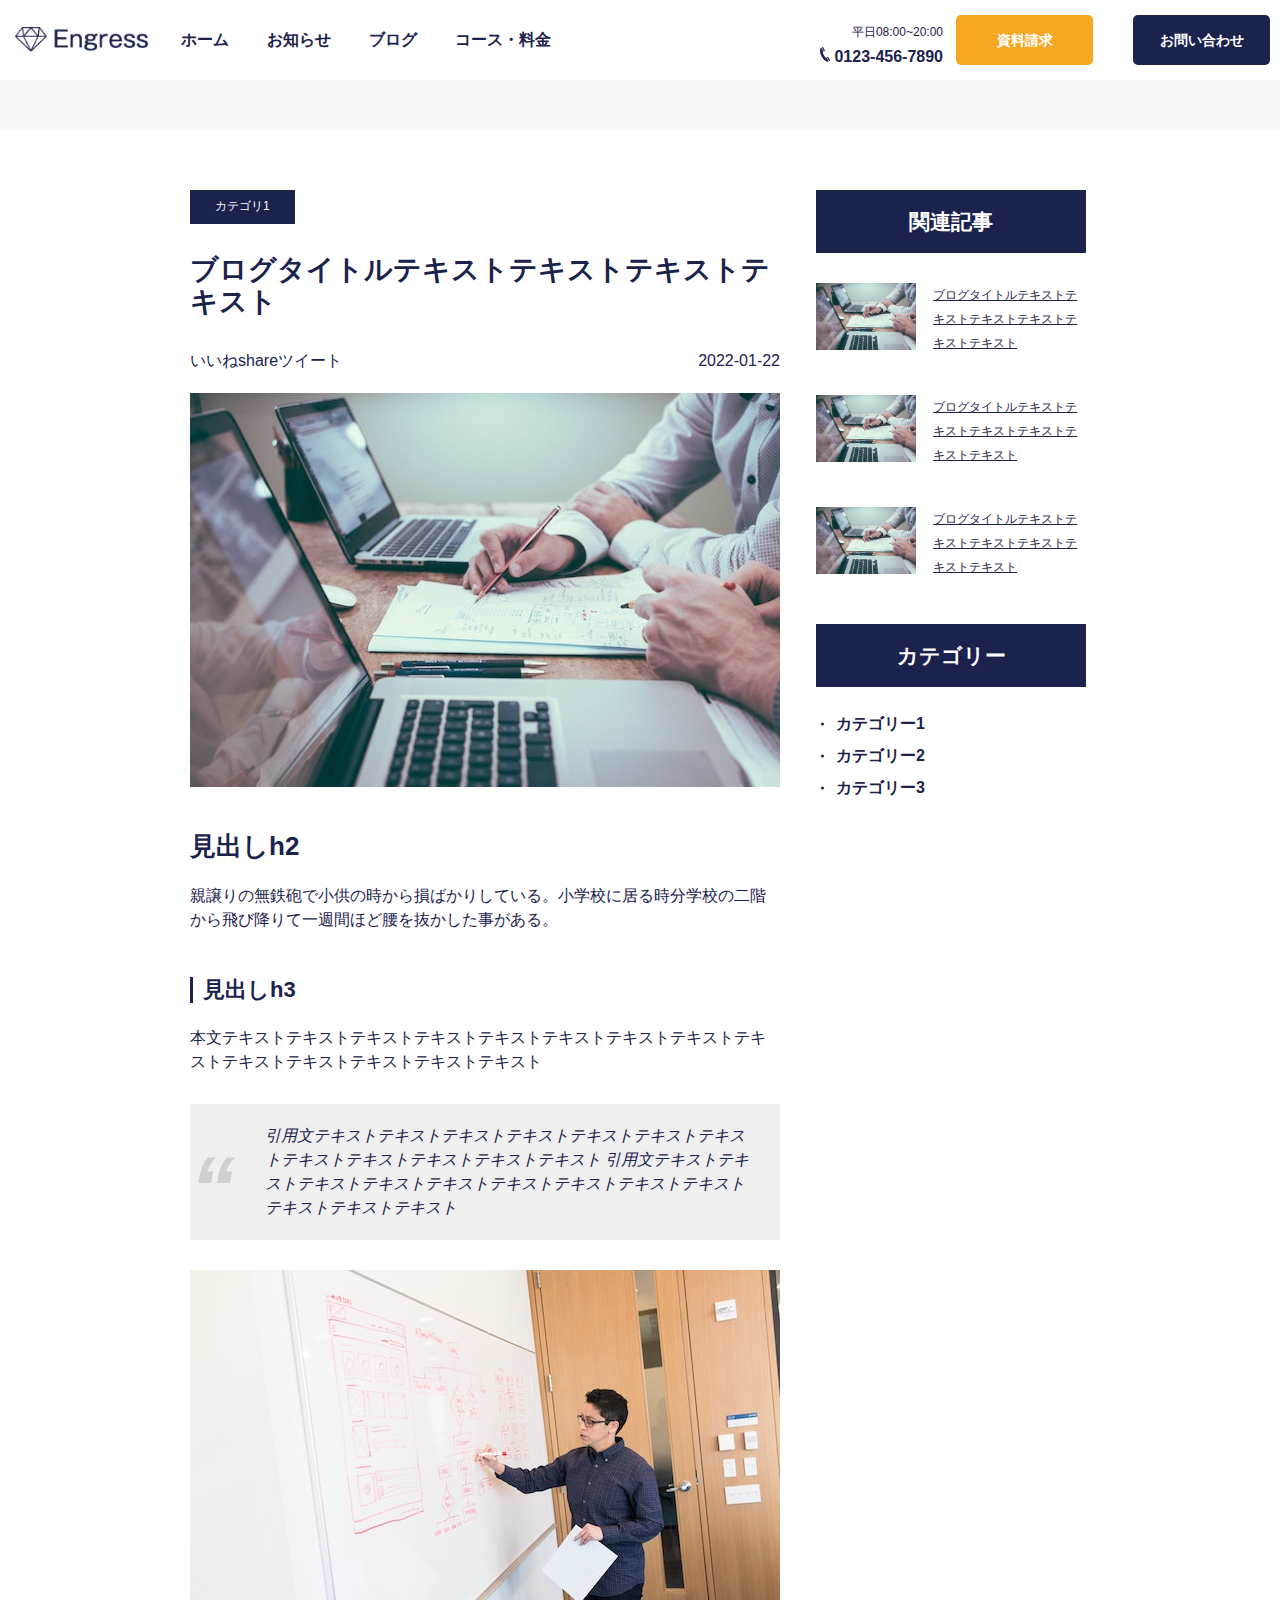
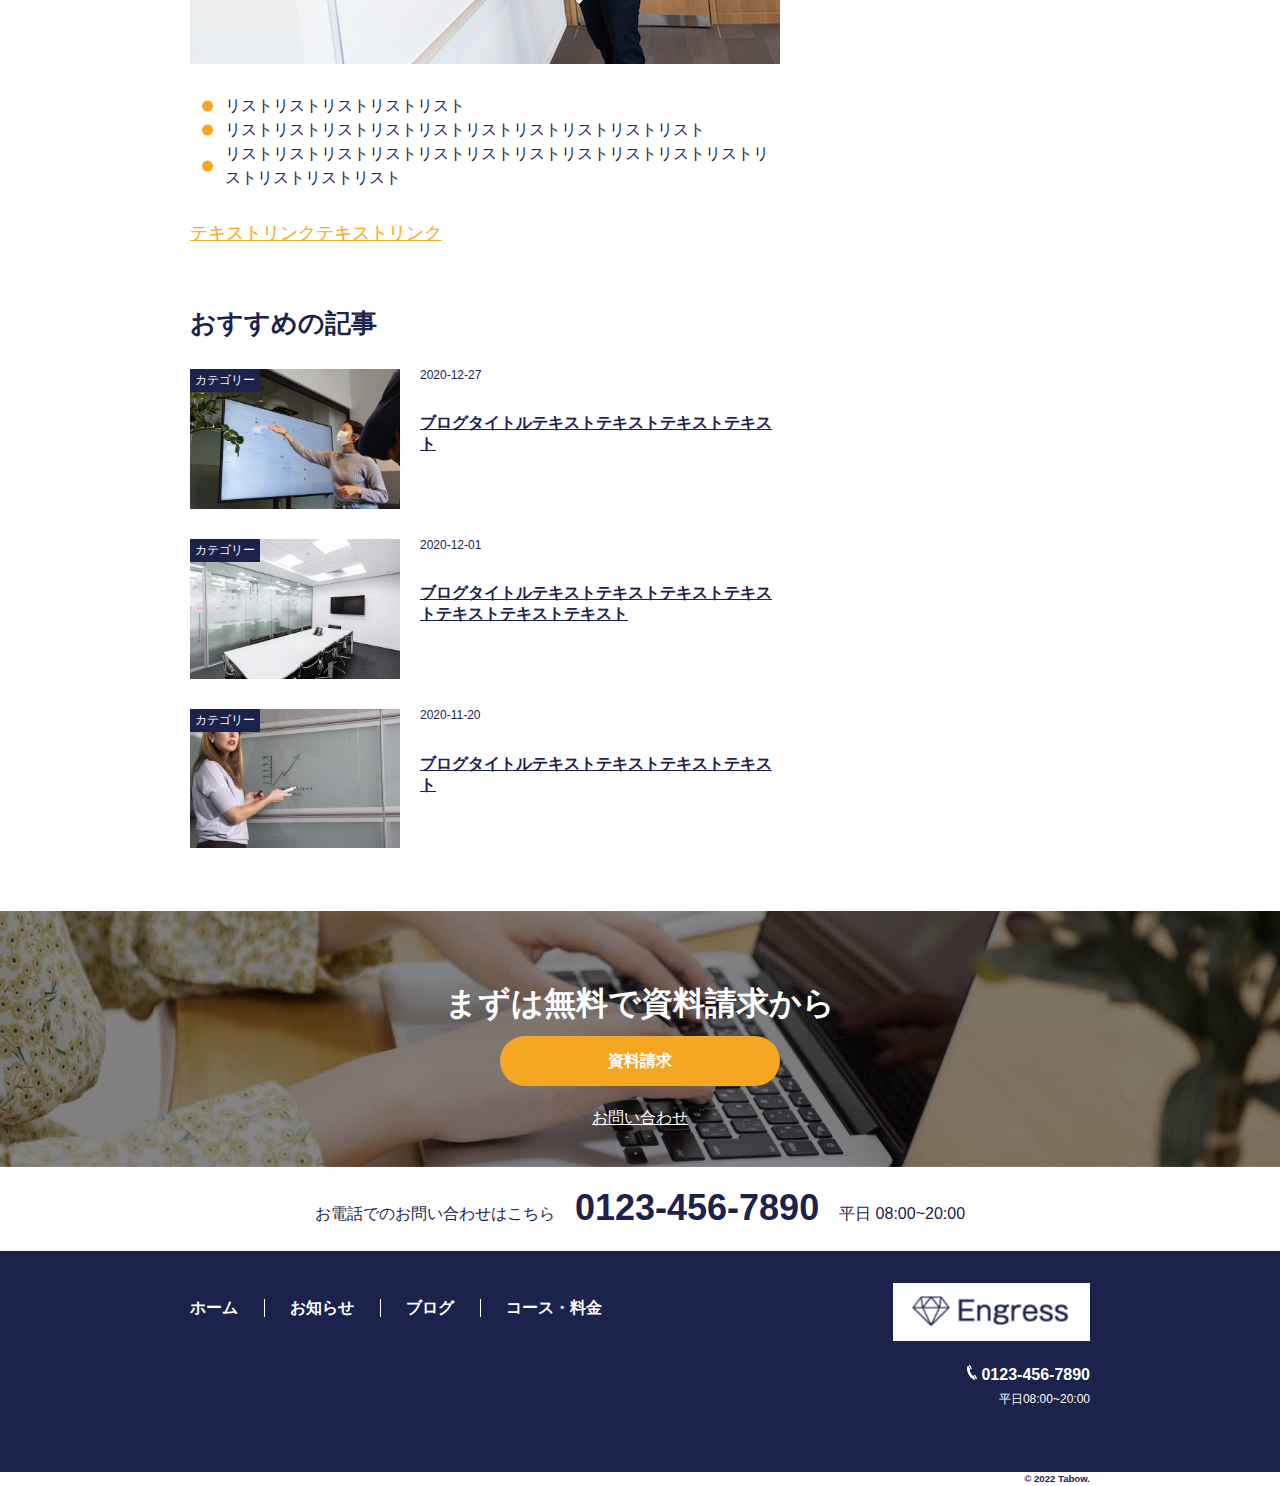
<file: blog-article.html>
<!DOCTYPE html>
<html lang="jp">

<head>
  <meta charset="utf-8">
  <meta name="description" content="％ページの紹介文が入ります％">
  <meta property="og:title" content="％SNSに表示されるページのタイトルが入ります％">
  <meta property="og:type" content="website">
  <meta property="og:site_name" content="％サイト名が入ります％">
  <meta property="og:description" content="％SNSに表示されるページの紹介文が入ります％">
  <meta property="og:url" content="https://○○○○○○○○">
  <meta property="og:image" content="https://○○○○○○○○/ogp.png">
  <meta name="twitter:title" content="％twitterでシェアされたときのタイトル％">
  <meta name="twitter:card" content="summary_large_image">
  <meta name="viewport" content="width=device-width,initial-scale=1.0,user-scalable=no">
  <meta name="format-detection" content="telephone=no">
  <meta http-equiv="X-UA-Compatible" content="IE=edge">
  <!-- title -->
  <title>Engress</title>
  <!-- css -->
  <link href="./sass/style.css" rel="stylesheet">
  <!-- googlefont -->
  <!-- google fonts -->
  <link rel="preconnect" href="https://fonts.googleapis.com">
  <link rel="preconnect" href="https://fonts.gstatic.com" crossorigin>
  <link href="https://fonts.googleapis.com/css2?family=Poppins:wght@600&display=swap" rel="stylesheet">
</head>


<body>
  <header class="header">
    <div class="bg-cover"></div>
    <!-- bg-cover -->
    <div class="header__inner">
      <div class="header__left">
        <figure class="header__logo">
          <a href="./index.html">
            <img src="./images/logo.png" alt="logo" class="header__logo-image">
          </a>
        </figure>
        <!-- /.header__logo -->
        <nav class="header-nav header-nav">
          <ul class="header-nav__items">
            <li class="header-nav__item"><a href="./" class="header-nav__link">ホーム</a></li>
            <li class="header-nav__item"><a href="./info.html" class="header-nav__link">お知らせ</a></li>
            <li class="header-nav__item"><a href="./blog.html" class="header-nav__link">ブログ</a></li>
            <li class="header-nav__item"><a href="./price.html" class="header-nav__link">コース・料金</a></li>
          </ul>
        </nav>
      </div>
      <!-- /.header__left -->
      <div class="header__right">
        <div class="header__right-info">
          <div class="header__hours">
            平日08:00~20:00
          </div>
          <div class="header__tel tel">
            <svg class="tel__icon" xmlns="http://www.w3.org/2000/svg" width="10" height="14.714"
              viewBox="0 0 10 14.714">
              <path id="パス_16" data-name="パス 16"
                d="M90.212,26.578c2.726,5.2,5.788,5.731,6.678,5.264l.232-.122-2.085-3.975-.233.12c-.718.377-1.435-.711-2.353-2.462s-1.406-2.959-.689-3.336l.232-.123L89.909,17.97l-.232.122C88.786,18.559,87.486,21.383,90.212,26.578Zm8.171,4.481c.344-.18.155-.576-.041-.949l-1.4-2.67c-.151-.287-.4-.449-.6-.343-.126.066-.421.206-.8.394l2.081,3.967Zm-5.114-9.818c.2-.105.209-.4.059-.69s-1.4-2.67-1.4-2.67c-.2-.373-.413-.753-.758-.572l-.761.4,2.081,3.967C92.86,21.47,93.142,21.307,93.269,21.241Z"
                transform="translate(-88.574 -17.262)" fill="#1B224C" />
            </svg>
            <span class="tel__num">0123-456-7890</span>
          </div>
        </div>
        <button class="header__btn"><a href="./contact.html" class="btn btn--primary-color">資料請求</a></button>
        <button class="header__btn"><a href="./contact.html" class="btn btn--secondary-color">お問い合わせ</a></button>
      </div>
      <!-- /.header__right -->
      <!-- ハンバーガーボタン -->
      <button class="hamburger-btn">
        <div class="hamburger-btn__inner">
          <span class="hamburger-btn__bar"></span>
          <span class="hamburger-btn__bar"></span>
          <span class="hamburger-btn__bar"></span>
        </div>
      </button>
      <!-- /.hamburger-btn -->
    </div>
    <!-- /.header__inner -->
  </header>
  <!-- /.header -->

  <div class="breadcrumb">
    <div class="breadcrumb__inner"></div>
  </div>
  <!-- /.breadcrumb -->

  <div class="single l-inner">
    <main class="single__main single-main">
      <article class="single-main__inner blog-article">
        <div class="blog-article__inner">
          <div class="blog-article__category">カテゴリ1</div>
          <h1 class="blog-article__title">ブログタイトルテキストテキストテキストテキスト</h1>
          <div class="blog-article__heading">
            <div class="blog-article__sms">
              <div class="blog-article__sms-iine">いいね</div>
              <div class="blog-article__sms-share">share</div>
              <div class="blog-article__sms-twitter">ツイート</div>
            </div>
            <!-- /.blog-article__sms -->
            <time class="blog-article__date">2022-01-22</time>
            <!-- /.blog-article__date -->
          </div>
          <!-- /.blog-article__sms-date -->
          <figure class="blog-article__img-block">
            <img src="./images/feature01.jpg" alt="" class="blog-article__img">
          </figure>
          <!-- /.blog-article__img -->
          <h2 class="blog-article__h2">見出しh2</h2>
          <p class="blog-article__p">親譲りの無鉄砲で小供の時から損ばかりしている。小学校に居る時分学校の二階から飛び降りて一週間ほど腰を抜かした事がある。</p>
          <h3 class="blog-article__h3">見出しh3</h3>
          <p class="blog-article__p">本文テキストテキストテキストテキストテキストテキストテキストテキストテキストテキストテキストテキストテキストテキスト</p>
          <blockquote>
            <p>
              引用文テキストテキストテキストテキストテキストテキストテキストテキストテキストテキストテキストテキスト
              引用文テキストテキストテキストテキストテキストテキストテキストテキストテキストテキストテキストテキスト
            </p>
          </blockquote>
          <img src="./images/sample4.jpg" alt="" class="">
          <ul>
            <li>リストリストリストリストリスト</li>
            <li>リストリストリストリストリストリストリストリストリストリスト</li>
            <li>リストリストリストリストリストリストリストリストリストリストリストリストリストリストリスト</li>
          </ul>

          <p><a href="#">テキストリンクテキストリンク</a></p>
        </div>
        <!-- /.blog-article__inner l-inner -->
      </article>
      <!-- /.blog-article -->
      <section class="single-main__recommend blog-recommend">
        <h2 class="blog-recommend__title">おすすめの記事</h2>
        <ul class="blog-recommend__items blog-items">
          <li class="blog-items__item blog-item">
            <a href="#" class="blog-item__link">
              <div class="blog-item__img-block blog-item__img-block--article">
                <div class="blog-item__img-label blog-item__img-label--article">カテゴリー</div>
                <img src="./images/sample01.jpg" alt="" class="blog-item__img blog-item__img--article">
              </div>
              <div class="blog-item__contents">
                <div class="blog-item__date blog-item__date--article">2020-12-27</div>
                <div class="blog-item__title">ブログタイトルテキストテキストテキストテキスト</div>
              </div>
            </a>
          </li>
          <li class="blog-items__item blog-item">
            <a href="#" class="blog-item__link">
              <div class="blog-item__img-block blog-item__img-block--article">
                <div class="blog-item__img-label blog-item__img-label--article">カテゴリー</div>
                <img src="./images/sample02.jpg" alt="" class="blog-item__img blog-item__img--article">
              </div>
              <div class="blog-item__contents">
                <div class="blog-item__date blog-item__date--article">2020-12-01</div>
                <div class="blog-item__title">ブログタイトルテキストテキストテキストテキストテキストテキストテキスト</div>
              </div>
            </a>
          </li>
          <li class="blog-items__item blog-item">
            <a href="#" class="blog-item__link">
              <div class="blog-item__img-block blog-item__img-block--article">
                <div class="blog-item__img-label blog-item__img-label--article">カテゴリー</div>
                <img src="./images/sample03.jpg" alt="" class="blog-item__img blog-item__img--article">
              </div>
              <div class="blog-item__contents">
                <div class="blog-item__date blog-item__date--article">2020-11-20</div>
                <div class="blog-item__title">ブログタイトルテキストテキストテキストテキスト</div>
              </div>
            </a>
          </li>
        </ul>
        <!-- /.blog__items blog-items -->

      </section>
    </main>
    <!-- /.single-main -->
    <aside class="single__side single-side">
      <div class="single-side__inner side-related">
        <div class="side-related__inner">
          <div class="side-related__block">関連記事</div>
          <!-- /.side-related__block -->
          <figure class="side-related__item side-item">
            <a href="#" class="side-item__link">
              <div class="side-item__img"><img src="./images/feature01.jpg" alt=""></div>
              <div class="side-item__text">ブログタイトルテキストテキストテキストテキストテキストテキスト</div>
            </a>
          </figure>
          <!-- /.side-related__item side-item -->
          <figure class="side-related__item side-item">
            <a href="#" class="side-item__link">
              <div class="side-item__img"><img src="./images/feature01.jpg" alt=""></div>
              <div class="side-item__text">ブログタイトルテキストテキストテキストテキストテキストテキスト</div>
            </a>
          </figure>
          <!-- /.side-related__item side-item -->
          <figure class="side-related__item side-item">
            <a href="#" class="side-item__link">
              <div class="side-item__img"><img src="./images/feature01.jpg" alt=""></div>
              <div class="side-item__text">ブログタイトルテキストテキストテキストテキストテキストテキスト</div>
            </a>
          </figure>
          <!-- /.side-related__item side-item -->
        </div>
      </div>
      <div class="single-side__inner side-category">
        <div class="side-category__inner">
          <div class="side-category__block">カテゴリー</div>
          <!-- /.side-category__block -->
          <ul class="side-category__lists">
            <li class="side-category__list"><a href="#">カテゴリー1</a></li>
            <li class="side-category__list"><a href="#">カテゴリー2</a></li>
            <li class="side-category__list"><a href="#">カテゴリー3</a></li>
          </ul>
        </div>
      </div>
    </aside>
    <!-- /.single__side -->
  </div>
  <!-- /.single -->

  <!-- footer -->
  <footer class="footer">
    <div class="footer__inner2">

      <div class="footer-cta">
        <div class="footer-cta__inner">
          <div class="footer-cta__title">
            まずは無料で資料請求から
          </div>
          <button class="footer-cta__btn">
            <a href="#" class="rounded-btn rounded-btn--primary-color rounded-btn--elongate">資料請求</a>
          </button>
          <a href="#" class="footer-cta__inquiry">お問い合わせ</a>
        </div>
      </div>
      <!-- /.footer-cta -->

      <div class="footer-tel">
        <div class="footer-tel__inner l-inner">
          <div class="footer-tel__text">お電話でのお問い合わせはこちら</div>
          <div class="footer-tel__num">0123-456-7890</div>
          <div class="footer-tel__hours">平日 08:00~20:00</div>
        </div>
      </div>
      <!-- /.footer-tel -->

      <div class="footer-main">
        <div class="footer-main__inner l-inner">
          <nav class="footer-main__left">
            <ul class="footer-nav">
              <li class="footer-nav__item"><a href="./" class="footer-nav__link">ホーム</a></li>
              <li class="footer-nav__item"><a href="./info.html" class="footer-nav__link">お知らせ</a></li>
              <li class="footer-nav__item"><a href="./blog.html" class="footer-nav__link">ブログ</a></li>
              <li class="footer-nav__item"><a href="./price.html" class="footer-nav__link">コース・料金</a></li>
            </ul>
          </nav>
          <div class="footer-main__right">
            <div class="footer-main__logo-wrapper">
              <img class="footer-main__logo" src="./images/logo.png" alt="">
            </div>
            <div class="footer-main__tel">
              <svg xmlns="http://www.w3.org/2000/svg" width="10" height="14.714" viewBox="0 0 10 14.714">
                <path id="パス_16" data-name="パス 16"
                  d="M90.212,26.578c2.726,5.2,5.788,5.731,6.678,5.264l.232-.122-2.085-3.975-.233.12c-.718.377-1.435-.711-2.353-2.462s-1.406-2.959-.689-3.336l.232-.123L89.909,17.97l-.232.122C88.786,18.559,87.486,21.383,90.212,26.578Zm8.171,4.481c.344-.18.155-.576-.041-.949l-1.4-2.67c-.151-.287-.4-.449-.6-.343-.126.066-.421.206-.8.394l2.081,3.967Zm-5.114-9.818c.2-.105.209-.4.059-.69s-1.4-2.67-1.4-2.67c-.2-.373-.413-.753-.758-.572l-.761.4,2.081,3.967C92.86,21.47,93.142,21.307,93.269,21.241Z"
                  transform="translate(-88.574 -17.262)" fill="#fff" />
              </svg>
              0123-456-7890
            </div>
            <div class="footer-main__hours">
              平日08:00~20:00
            </div>
          </div>
        </div>
      </div>
      <!-- //footer-main -->
      <div class="footer-copyright l-inner">
        <small>&copy; 2022 Tabow.</small>
      </div>

    </div>
    <!-- /.footer__inner -->
  </footer>
  <!-- //footer -->
</body>

<script src="https://code.jquery.com/jquery-3.6.0.min.js"
  integrity="sha256-/xUj+3OJU5yExlq6GSYGSHk7tPXikynS7ogEvDej/m4=" crossorigin="anonymous"></script>
<script src="js/script.js"></script>

</html>
</file>
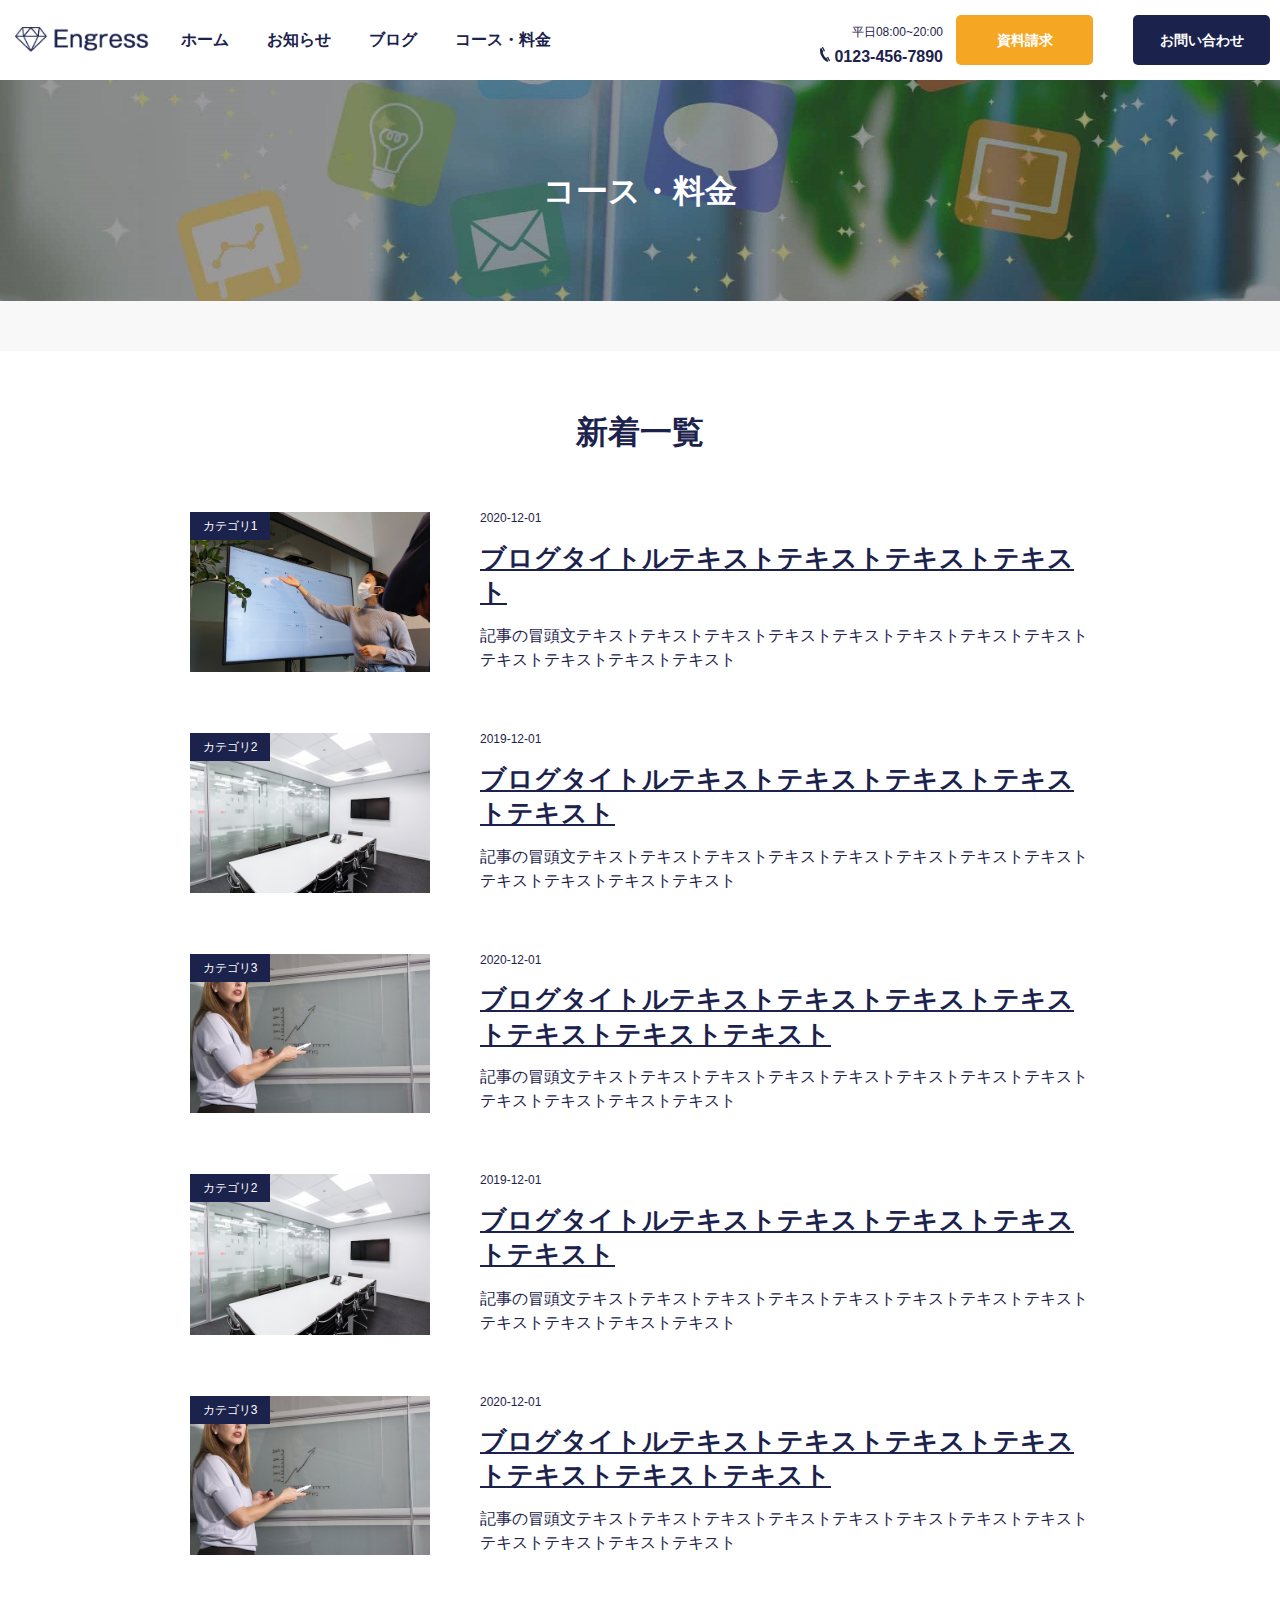
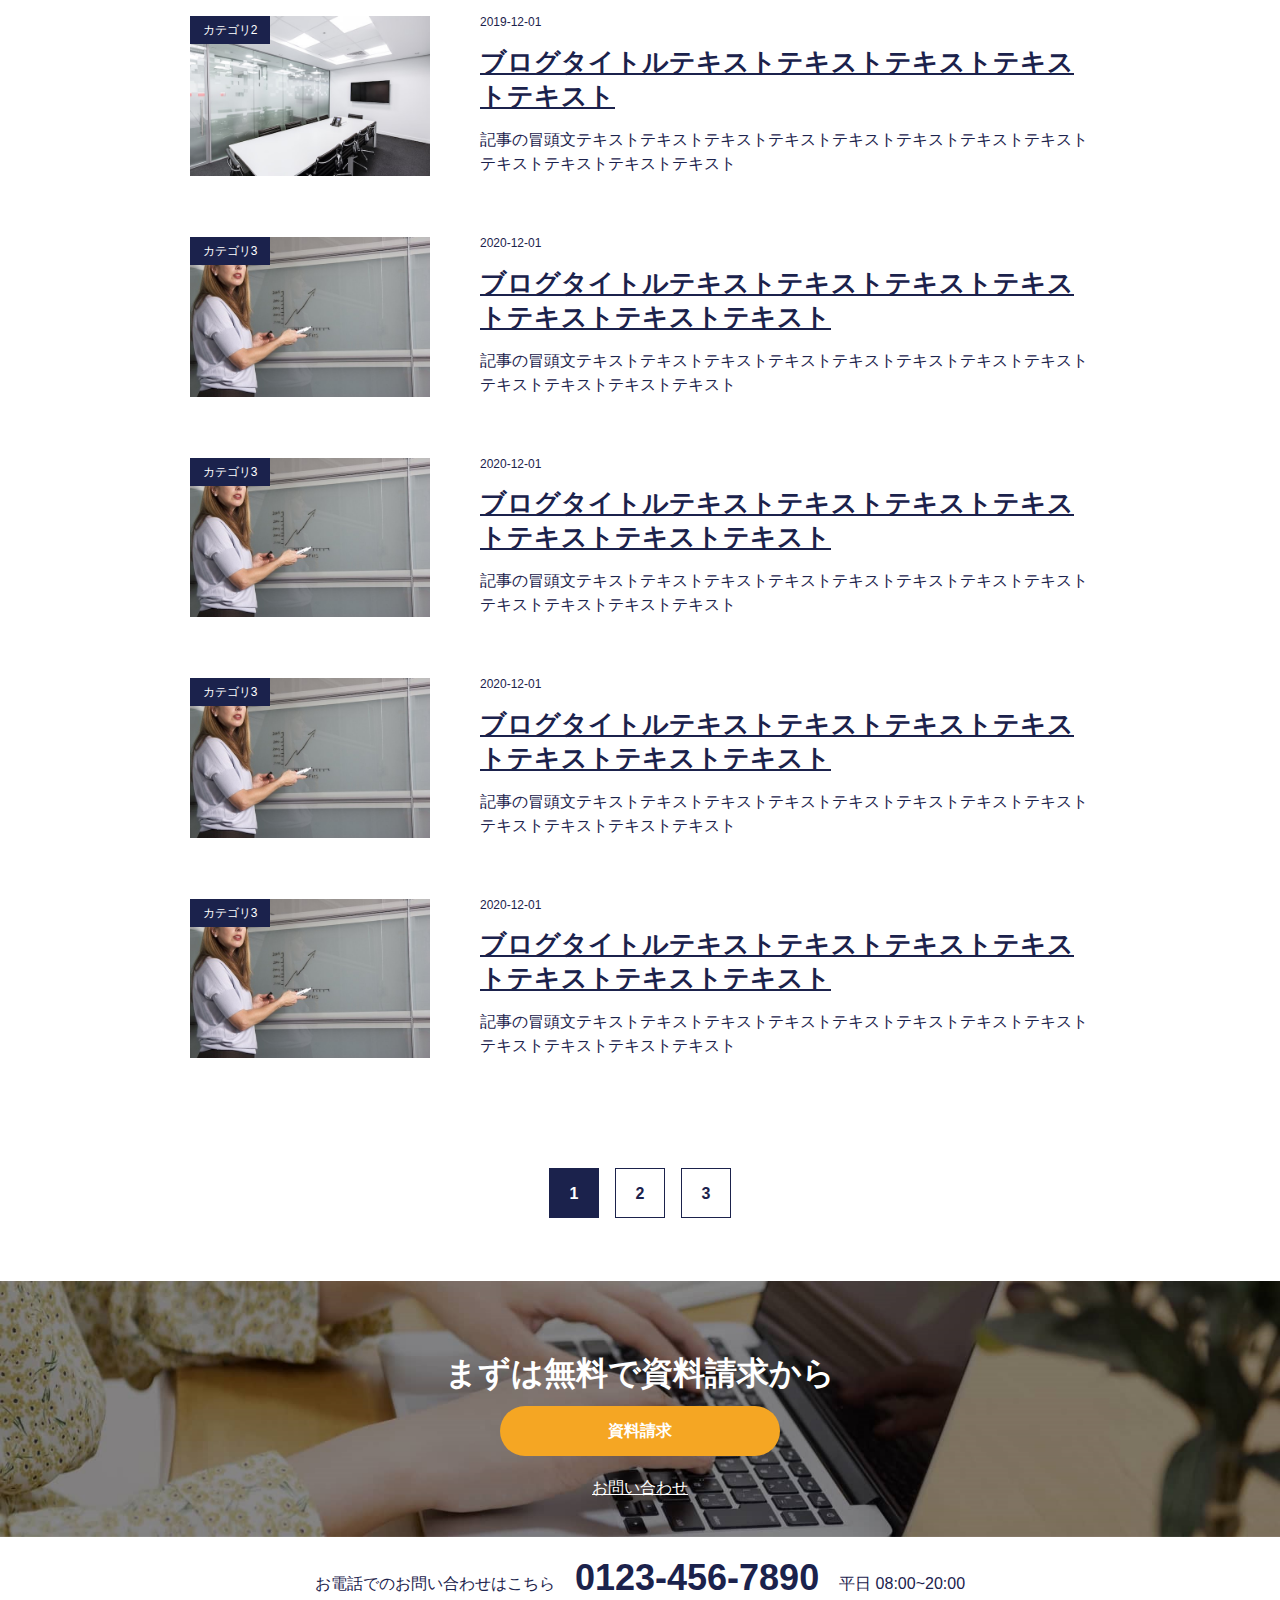
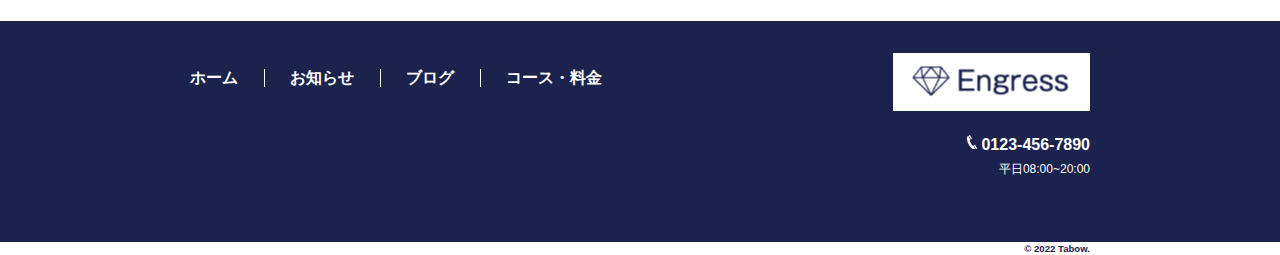
<file: blog.html>
<!DOCTYPE html>
<html lang="jp">

<head>
  <meta charset="utf-8">
  <meta name="description" content="％ページの紹介文が入ります％">
  <meta property="og:title" content="％SNSに表示されるページのタイトルが入ります％">
  <meta property="og:type" content="website">
  <meta property="og:site_name" content="％サイト名が入ります％">
  <meta property="og:description" content="％SNSに表示されるページの紹介文が入ります％">
  <meta property="og:url" content="https://○○○○○○○○">
  <meta property="og:image" content="https://○○○○○○○○/ogp.png">
  <meta name="twitter:title" content="％twitterでシェアされたときのタイトル％">
  <meta name="twitter:card" content="summary_large_image">
  <meta name="viewport" content="width=device-width,initial-scale=1.0,user-scalable=no">
  <meta name="format-detection" content="telephone=no">
  <meta http-equiv="X-UA-Compatible" content="IE=edge">
  <!-- title -->
  <title>Engress</title>
  <!-- css -->
  <link href="./sass/style.css" rel="stylesheet">
  <!-- googlefont -->
  <!-- google fonts -->
  <link rel="preconnect" href="https://fonts.googleapis.com">
  <link rel="preconnect" href="https://fonts.gstatic.com" crossorigin>
  <link href="https://fonts.googleapis.com/css2?family=Poppins:wght@600&display=swap" rel="stylesheet">
</head>


<body>

  <header class="header">
    <div class="bg-cover"></div>
    <!-- bg-cover -->
    <div class="header__inner">
      <div class="header__left">
        <figure class="header__logo">
          <a href="./index.html">
            <img src="./images/logo.png" alt="logo" class="header__logo-image">
          </a>
        </figure>
        <!-- /.header__logo -->
        <nav class="header-nav header-nav">
          <ul class="header-nav__items">
            <li class="header-nav__item"><a href="./" class="header-nav__link">ホーム</a></li>
            <li class="header-nav__item"><a href="./info.html" class="header-nav__link">お知らせ</a></li>
            <li class="header-nav__item"><a href="./blog.html" class="header-nav__link">ブログ</a></li>
            <li class="header-nav__item"><a href="./price.html" class="header-nav__link">コース・料金</a></li>
          </ul>
        </nav>
      </div>
      <!-- /.header__left -->
      <div class="header__right">
        <div class="header__right-info">
          <div class="header__hours">
            平日08:00~20:00
          </div>
          <div class="header__tel tel">
            <svg class="tel__icon" xmlns="http://www.w3.org/2000/svg" width="10" height="14.714"
              viewBox="0 0 10 14.714">
              <path id="パス_16" data-name="パス 16"
                d="M90.212,26.578c2.726,5.2,5.788,5.731,6.678,5.264l.232-.122-2.085-3.975-.233.12c-.718.377-1.435-.711-2.353-2.462s-1.406-2.959-.689-3.336l.232-.123L89.909,17.97l-.232.122C88.786,18.559,87.486,21.383,90.212,26.578Zm8.171,4.481c.344-.18.155-.576-.041-.949l-1.4-2.67c-.151-.287-.4-.449-.6-.343-.126.066-.421.206-.8.394l2.081,3.967Zm-5.114-9.818c.2-.105.209-.4.059-.69s-1.4-2.67-1.4-2.67c-.2-.373-.413-.753-.758-.572l-.761.4,2.081,3.967C92.86,21.47,93.142,21.307,93.269,21.241Z"
                transform="translate(-88.574 -17.262)" fill="#1B224C" />
            </svg>
            <span class="tel__num">0123-456-7890</span>
          </div>
        </div>
        <button class="header__btn"><a href="./contact.html" class="btn btn--primary-color">資料請求</a></button>
        <button class="header__btn"><a href="./contact.html" class="btn btn--secondary-color">お問い合わせ</a></button>
      </div>
      <!-- /.header__right -->
      <!-- ハンバーガーボタン -->
      <button class="hamburger-btn">
        <div class="hamburger-btn__inner">
          <span class="hamburger-btn__bar"></span>
          <span class="hamburger-btn__bar"></span>
          <span class="hamburger-btn__bar"></span>
        </div>
      </button>
      <!-- /.hamburger-btn -->
    </div>
    <!-- /.header__inner -->
  </header>
  <!-- /.header -->

  <main>
    <section class="jumbotron jumbotron--blog">
      <div class="jumbotron__inner">
        <h1 class="jumbotron__title">
          コース・料金
        </h1>
      </div>
    </section>
    <!-- /.jumbotron -->

    <div class="breadcrumb">
      <div class="breadcrumb__inner"></div>
    </div>
    <!-- /.breadcrumb -->

    <section class="blog-list">
      <div class="blog-list__inner l-inner">
        <div class="blog-list__title">新着一覧</div>
        <div class="blog-list__items">
          <ul>
            <li class="blog-l-item blog-list__item">
              <a href="./blog-article.html" class="blog-l-item__link">
                <div class="blog-l-item__img-block">
                  <div class="blog-l-item__img-label">カテゴリ1</div>
                  <img src="./images/sample01.jpg" alt="" class="blog-l-item__img">
                </div>
                <div class="blog-l-item__contents">
                  <div class="blog-l-item__date">2020-12-01</div>
                  <div class="blog-l-item__title">ブログタイトルテキストテキストテキストテキスト</div>
                  <div class="blog-l-item__text">記事の冒頭文テキストテキストテキストテキストテキストテキストテキストテキストテキストテキストテキストテキスト</div>
                </div>
              </a>
            </li>
            <!-- /.blog-l-item -->
            <li class="blog-l-item blog-list__item">
              <a href="./blog-article.html" class="blog-l-item__link">
                <div class="blog-l-item__img-block">
                  <div class="blog-l-item__img-label">カテゴリ2</div>
                  <img src="./images/sample02.jpg" alt="" class="blog-l-item__img">
                </div>
                <div class="blog-l-item__contents">
                  <div class="blog-l-item__date">2019-12-01</div>
                  <div class="blog-l-item__title">ブログタイトルテキストテキストテキストテキストテキスト</div>
                  <div class="blog-l-item__text">記事の冒頭文テキストテキストテキストテキストテキストテキストテキストテキストテキストテキストテキストテキスト</div>
                </div>
              </a>
            </li>
            <!-- /.blog-l-item -->
            <li class="blog-l-item blog-list__item">
              <a href="./blog-article.html" class="blog-l-item__link">
                <div class="blog-l-item__img-block">
                  <div class="blog-l-item__img-label">カテゴリ3</div>
                  <img src="./images/sample03.jpg" alt="" class="blog-l-item__img">
                </div>
                <div class="blog-l-item__contents">
                  <div class="blog-l-item__date">2020-12-01</div>
                  <div class="blog-l-item__title">ブログタイトルテキストテキストテキストテキストテキストテキストテキスト</div>
                  <div class="blog-l-item__text">記事の冒頭文テキストテキストテキストテキストテキストテキストテキストテキストテキストテキストテキストテキスト</div>
                </div>
              </a>
            </li>
            <!-- /.blog-l-item -->
            <li class="blog-l-item blog-list__item">
              <a href="./blog-article.html" class="blog-l-item__link">
                <div class="blog-l-item__img-block">
                  <div class="blog-l-item__img-label">カテゴリ2</div>
                  <img src="./images/sample02.jpg" alt="" class="blog-l-item__img">
                </div>
                <div class="blog-l-item__contents">
                  <div class="blog-l-item__date">2019-12-01</div>
                  <div class="blog-l-item__title">ブログタイトルテキストテキストテキストテキストテキスト</div>
                  <div class="blog-l-item__text">記事の冒頭文テキストテキストテキストテキストテキストテキストテキストテキストテキストテキストテキストテキスト</div>
                </div>
              </a>
            </li>
            <!-- /.blog-l-item -->
            <li class="blog-l-item blog-list__item">
              <a href="./blog-article.html" class="blog-l-item__link">
                <div class="blog-l-item__img-block">
                  <div class="blog-l-item__img-label">カテゴリ3</div>
                  <img src="./images/sample03.jpg" alt="" class="blog-l-item__img">
                </div>
                <div class="blog-l-item__contents">
                  <div class="blog-l-item__date">2020-12-01</div>
                  <div class="blog-l-item__title">ブログタイトルテキストテキストテキストテキストテキストテキストテキスト</div>
                  <div class="blog-l-item__text">記事の冒頭文テキストテキストテキストテキストテキストテキストテキストテキストテキストテキストテキストテキスト</div>
                </div>
              </a>
            </li>
            <!-- /.blog-l-item -->
            <li class="blog-l-item blog-list__item">
              <a href="./blog-article.html" class="blog-l-item__link">
                <div class="blog-l-item__img-block">
                  <div class="blog-l-item__img-label">カテゴリ2</div>
                  <img src="./images/sample02.jpg" alt="" class="blog-l-item__img">
                </div>
                <div class="blog-l-item__contents">
                  <div class="blog-l-item__date">2019-12-01</div>
                  <div class="blog-l-item__title">ブログタイトルテキストテキストテキストテキストテキスト</div>
                  <div class="blog-l-item__text">記事の冒頭文テキストテキストテキストテキストテキストテキストテキストテキストテキストテキストテキストテキスト</div>
                </div>
              </a>
            </li>
            <!-- /.blog-l-item -->
            <li class="blog-l-item blog-list__item">
              <a href="./blog-article.html" class="blog-l-item__link">
                <div class="blog-l-item__img-block">
                  <div class="blog-l-item__img-label">カテゴリ3</div>
                  <img src="./images/sample03.jpg" alt="" class="blog-l-item__img">
                </div>
                <div class="blog-l-item__contents">
                  <div class="blog-l-item__date">2020-12-01</div>
                  <div class="blog-l-item__title">ブログタイトルテキストテキストテキストテキストテキストテキストテキスト</div>
                  <div class="blog-l-item__text">記事の冒頭文テキストテキストテキストテキストテキストテキストテキストテキストテキストテキストテキストテキスト</div>
                </div>
              </a>
            </li>
            <!-- /.blog-l-item -->
            <li class="blog-l-item blog-list__item">
              <a href="./blog-article.html" class="blog-l-item__link">
                <div class="blog-l-item__img-block">
                  <div class="blog-l-item__img-label">カテゴリ3</div>
                  <img src="./images/sample03.jpg" alt="" class="blog-l-item__img">
                </div>
                <div class="blog-l-item__contents">
                  <div class="blog-l-item__date">2020-12-01</div>
                  <div class="blog-l-item__title">ブログタイトルテキストテキストテキストテキストテキストテキストテキスト</div>
                  <div class="blog-l-item__text">記事の冒頭文テキストテキストテキストテキストテキストテキストテキストテキストテキストテキストテキストテキスト</div>
                </div>
              </a>
            </li>
            <!-- /.blog-l-item -->
            <li class="blog-l-item blog-list__item">
              <a href="./blog-article.html" class="blog-l-item__link">
                <div class="blog-l-item__img-block">
                  <div class="blog-l-item__img-label">カテゴリ3</div>
                  <img src="./images/sample03.jpg" alt="" class="blog-l-item__img">
                </div>
                <div class="blog-l-item__contents">
                  <div class="blog-l-item__date">2020-12-01</div>
                  <div class="blog-l-item__title">ブログタイトルテキストテキストテキストテキストテキストテキストテキスト</div>
                  <div class="blog-l-item__text">記事の冒頭文テキストテキストテキストテキストテキストテキストテキストテキストテキストテキストテキストテキスト</div>
                </div>
              </a>
            </li>
            <!-- /.blog-l-item -->
            <li class="blog-l-item blog-list__item">
              <a href="./blog-article.html" class="blog-l-item__link">
                <div class="blog-l-item__img-block">
                  <div class="blog-l-item__img-label">カテゴリ3</div>
                  <img src="./images/sample03.jpg" alt="" class="blog-l-item__img">
                </div>
                <div class="blog-l-item__contents">
                  <div class="blog-l-item__date">2020-12-01</div>
                  <div class="blog-l-item__title">ブログタイトルテキストテキストテキストテキストテキストテキストテキスト</div>
                  <div class="blog-l-item__text">記事の冒頭文テキストテキストテキストテキストテキストテキストテキストテキストテキストテキストテキストテキスト</div>
                </div>
              </a>
            </li>
            <!-- /.blog-l-item -->
          </ul>
        </div>
        <!-- /.blog-list__items -->
        <div class="page-nav">
          <div class="page-nav__inner l-inner">
            <div class="page-nav__num page-nav__num--current">1</div>
            <div class="page-nav__num">2</div>
            <div class="page-nav__num">3</div>
          </div>
          <!-- /.page-nav__inner l-inner -->
        </div>
        <!-- /.page-nav -->
      </div>
      <!-- /.blog-list__inner l-inner -->
    </section>
    <!-- /.blog-list -->
  </main>

  <!-- footer -->
  <footer class="footer">
    <div class="footer__inner2">

      <div class="footer-cta">
        <div class="footer-cta__inner">
          <div class="footer-cta__title">
            まずは無料で資料請求から
          </div>
          <button class="footer-cta__btn">
            <a href="#" class="rounded-btn rounded-btn--primary-color rounded-btn--elongate">資料請求</a>
          </button>
          <a href="#" class="footer-cta__inquiry">お問い合わせ</a>
        </div>
      </div>
      <!-- /.footer-cta -->

      <div class="footer-tel">
        <div class="footer-tel__inner l-inner">
          <div class="footer-tel__text">お電話でのお問い合わせはこちら</div>
          <div class="footer-tel__num">0123-456-7890</div>
          <div class="footer-tel__hours">平日 08:00~20:00</div>
        </div>
      </div>
      <!-- /.footer-tel -->

      <div class="footer-main">
        <div class="footer-main__inner l-inner">
          <nav class="footer-main__left">
            <ul class="footer-nav">
              <li class="footer-nav__item"><a href="./" class="footer-nav__link">ホーム</a></li>
              <li class="footer-nav__item"><a href="./info.html" class="footer-nav__link">お知らせ</a></li>
              <li class="footer-nav__item"><a href="./blog.html" class="footer-nav__link">ブログ</a></li>
              <li class="footer-nav__item"><a href="./price.html" class="footer-nav__link">コース・料金</a></li>
            </ul>
          </nav>
          <div class="footer-main__right">
            <div class="footer-main__logo-wrapper">
              <img class="footer-main__logo" src="./images/logo.png" alt="">
            </div>
            <div class="footer-main__tel">
              <svg xmlns="http://www.w3.org/2000/svg" width="10" height="14.714" viewBox="0 0 10 14.714">
                <path id="パス_16" data-name="パス 16"
                  d="M90.212,26.578c2.726,5.2,5.788,5.731,6.678,5.264l.232-.122-2.085-3.975-.233.12c-.718.377-1.435-.711-2.353-2.462s-1.406-2.959-.689-3.336l.232-.123L89.909,17.97l-.232.122C88.786,18.559,87.486,21.383,90.212,26.578Zm8.171,4.481c.344-.18.155-.576-.041-.949l-1.4-2.67c-.151-.287-.4-.449-.6-.343-.126.066-.421.206-.8.394l2.081,3.967Zm-5.114-9.818c.2-.105.209-.4.059-.69s-1.4-2.67-1.4-2.67c-.2-.373-.413-.753-.758-.572l-.761.4,2.081,3.967C92.86,21.47,93.142,21.307,93.269,21.241Z"
                  transform="translate(-88.574 -17.262)" fill="#fff" />
              </svg>
              0123-456-7890
            </div>
            <div class="footer-main__hours">
              平日08:00~20:00
            </div>
          </div>
        </div>
      </div>
      <!-- //footer-main -->
      <div class="footer-copyright l-inner">
        <small>&copy; 2022 Tabow.</small>
      </div>
    </div>
    <!-- /.footer__inner -->
  </footer>
  <!-- //footer -->
</body>

<script src="https://code.jquery.com/jquery-3.6.0.min.js"
  integrity="sha256-/xUj+3OJU5yExlq6GSYGSHk7tPXikynS7ogEvDej/m4=" crossorigin="anonymous"></script>
<script src="js/script.js"></script>

</html>
</file>
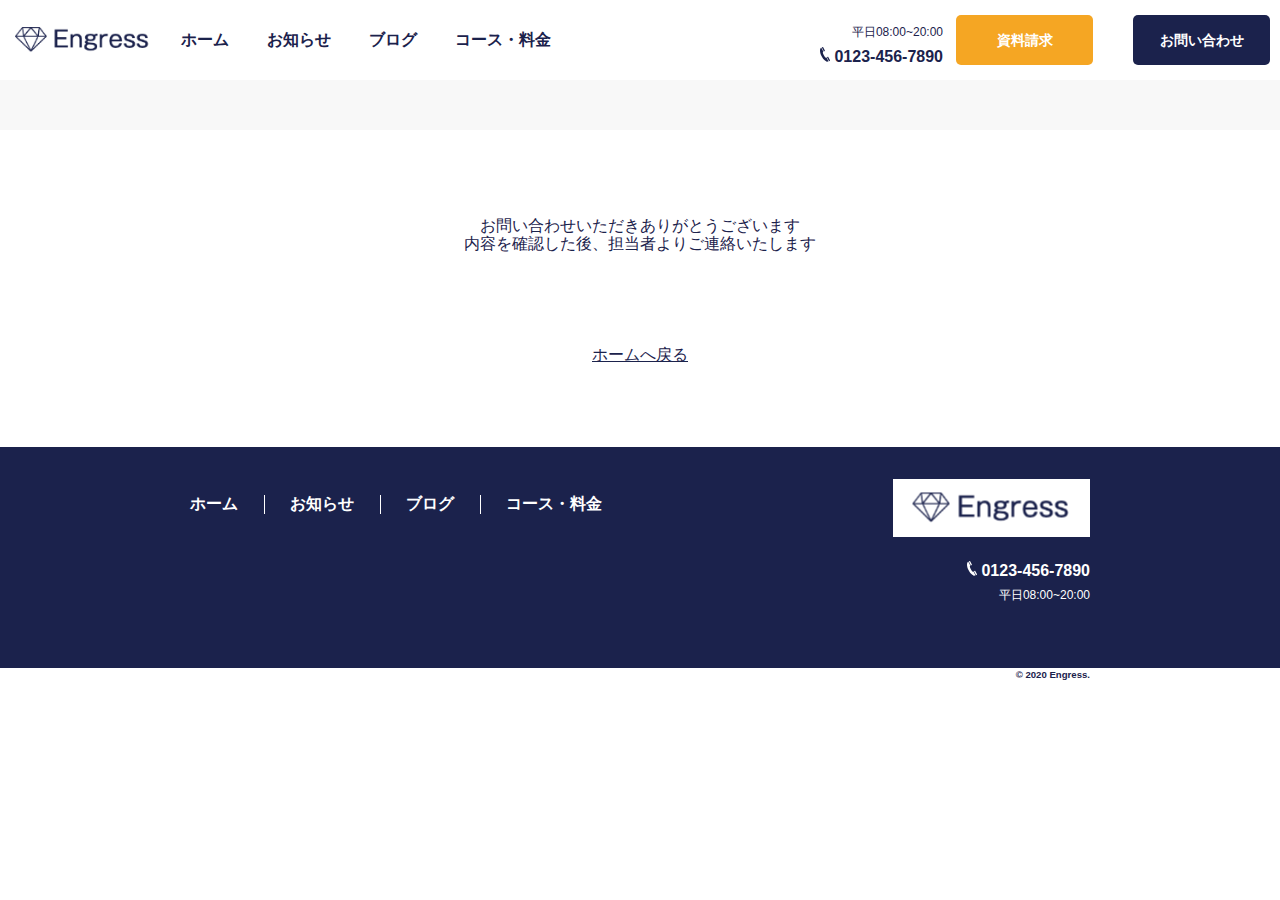
<file: contact-done.html>
<!DOCTYPE html>
<html lang="jp">

<head>
  <meta charset="utf-8">
  <meta name="description" content="％ページの紹介文が入ります％">
  <meta property="og:title" content="％SNSに表示されるページのタイトルが入ります％">
  <meta property="og:type" content="website">
  <meta property="og:site_name" content="％サイト名が入ります％">
  <meta property="og:description" content="％SNSに表示されるページの紹介文が入ります％">
  <meta property="og:url" content="https://○○○○○○○○">
  <meta property="og:image" content="https://○○○○○○○○/ogp.png">
  <meta name="twitter:title" content="％twitterでシェアされたときのタイトル％">
  <meta name="twitter:card" content="summary_large_image">
  <meta name="viewport" content="width=device-width,initial-scale=1.0,user-scalable=no">
  <meta name="format-detection" content="telephone=no">
  <meta http-equiv="X-UA-Compatible" content="IE=edge">
  <!-- title -->
  <title>Engress</title>
  <!-- css -->
  <link href="./sass/style.css" rel="stylesheet">
  <!-- googlefont -->
  <!-- google fonts -->
  <link rel="preconnect" href="https://fonts.googleapis.com">
  <link rel="preconnect" href="https://fonts.gstatic.com" crossorigin>
  <link href="https://fonts.googleapis.com/css2?family=Poppins:wght@600&display=swap" rel="stylesheet">
</head>


<body>

  <header class="header">
    <div class="bg-cover"></div>
    <!-- bg-cover -->
    <div class="header__inner">
      <div class="header__left">
        <figure class="header__logo">
          <a href="./index.html">
            <img src="./images/logo.png" alt="logo" class="header__logo-image">
          </a>
        </figure>
        <!-- /.header__logo -->
        <nav class="header-nav header-nav">
          <ul class="header-nav__items">
            <li class="header-nav__item"><a href="./" class="header-nav__link">ホーム</a></li>
            <li class="header-nav__item"><a href="./info.html" class="header-nav__link">お知らせ</a></li>
            <li class="header-nav__item"><a href="./blog.html" class="header-nav__link">ブログ</a></li>
            <li class="header-nav__item"><a href="./price.html" class="header-nav__link">コース・料金</a></li>
          </ul>
        </nav>
      </div>
      <!-- /.header__left -->
      <div class="header__right">
        <div class="header__right-info">
          <div class="header__hours">
            平日08:00~20:00
          </div>
          <div class="header__tel tel">
            <svg class="tel__icon" xmlns="http://www.w3.org/2000/svg" width="10" height="14.714"
              viewBox="0 0 10 14.714">
              <path id="パス_16" data-name="パス 16"
                d="M90.212,26.578c2.726,5.2,5.788,5.731,6.678,5.264l.232-.122-2.085-3.975-.233.12c-.718.377-1.435-.711-2.353-2.462s-1.406-2.959-.689-3.336l.232-.123L89.909,17.97l-.232.122C88.786,18.559,87.486,21.383,90.212,26.578Zm8.171,4.481c.344-.18.155-.576-.041-.949l-1.4-2.67c-.151-.287-.4-.449-.6-.343-.126.066-.421.206-.8.394l2.081,3.967Zm-5.114-9.818c.2-.105.209-.4.059-.69s-1.4-2.67-1.4-2.67c-.2-.373-.413-.753-.758-.572l-.761.4,2.081,3.967C92.86,21.47,93.142,21.307,93.269,21.241Z"
                transform="translate(-88.574 -17.262)" fill="#1B224C" />
            </svg>
            <span class="tel__num">0123-456-7890</span>
          </div>
        </div>
        <button class="header__btn"><a href="./contact.html" class="btn btn--primary-color">資料請求</a></button>
        <button class="header__btn"><a href="./contact.html" class="btn btn--secondary-color">お問い合わせ</a></button>
      </div>
      <!-- /.header__right -->
      <!-- ハンバーガーボタン -->
      <button class="hamburger-btn">
        <div class="hamburger-btn__inner">
          <span class="hamburger-btn__bar"></span>
          <span class="hamburger-btn__bar"></span>
          <span class="hamburger-btn__bar"></span>
        </div>
      </button>
      <!-- /.hamburger-btn -->
    </div>
    <!-- /.header__inner -->
  </header>
  <!-- /.header -->

  <div class="breadcrumb">
    <div class="breadcrumb__inner"></div>
  </div>
  <!-- /.breadcrumb -->

  <main>
    <div class="contact-done l-inner">
      <div class="contact-done__inner">
        <p class="contact-done_text">お問い合わせいただきありがとうございます<br>内容を確認した後、担当者よりご連絡いたします</p>
        <div class="contact-done__home">
          <a href="./index.html" class="contact-done__atag">ホームへ戻る</a>
        </div>
      </div>
    </div>
  </main>

  <div class="footer-main">
    <div class="footer-main__inner l-inner">
      <nav class="footer-main__left">
        <ul class="footer-nav">
          <li class="footer-nav__item"><a href="#" class="footer-nav__link">ホーム</a></li>
          <li class="footer-nav__item"><a href="#" class="footer-nav__link">お知らせ</a></li>
          <li class="footer-nav__item"><a href="#" class="footer-nav__link">ブログ</a></li>
          <li class="footer-nav__item"><a href="#" class="footer-nav__link">コース・料金</a></li>
        </ul>
      </nav>
      <div class="footer-main__right">
        <div class="footer-main__logo-wrapper">
          <img class="footer-main__logo" src="./images/logo.png" alt="">
        </div>
        <div class="footer-main__tel">
          <svg xmlns="http://www.w3.org/2000/svg" width="10" height="14.714" viewBox="0 0 10 14.714">
            <path id="パス_16" data-name="パス 16"
              d="M90.212,26.578c2.726,5.2,5.788,5.731,6.678,5.264l.232-.122-2.085-3.975-.233.12c-.718.377-1.435-.711-2.353-2.462s-1.406-2.959-.689-3.336l.232-.123L89.909,17.97l-.232.122C88.786,18.559,87.486,21.383,90.212,26.578Zm8.171,4.481c.344-.18.155-.576-.041-.949l-1.4-2.67c-.151-.287-.4-.449-.6-.343-.126.066-.421.206-.8.394l2.081,3.967Zm-5.114-9.818c.2-.105.209-.4.059-.69s-1.4-2.67-1.4-2.67c-.2-.373-.413-.753-.758-.572l-.761.4,2.081,3.967C92.86,21.47,93.142,21.307,93.269,21.241Z"
              transform="translate(-88.574 -17.262)" fill="#fff" />
          </svg>
          0123-456-7890
        </div>
        <div class="footer-main__hours">
          平日08:00~20:00
        </div>
      </div>
    </div>
  </div>
  <!-- //footer-main -->
  <div class="footer-copyright l-inner">
    <small>&copy; 2020 Engress.</small>
  </div>
  </div>
  <!-- /.footer__inner -->
  </footer>
  <!-- //footer -->
</body>

<script src="https://code.jquery.com/jquery-3.6.0.min.js"
  integrity="sha256-/xUj+3OJU5yExlq6GSYGSHk7tPXikynS7ogEvDej/m4=" crossorigin="anonymous"></script>
<script src="js/script.js"></script>

</html>
</file>
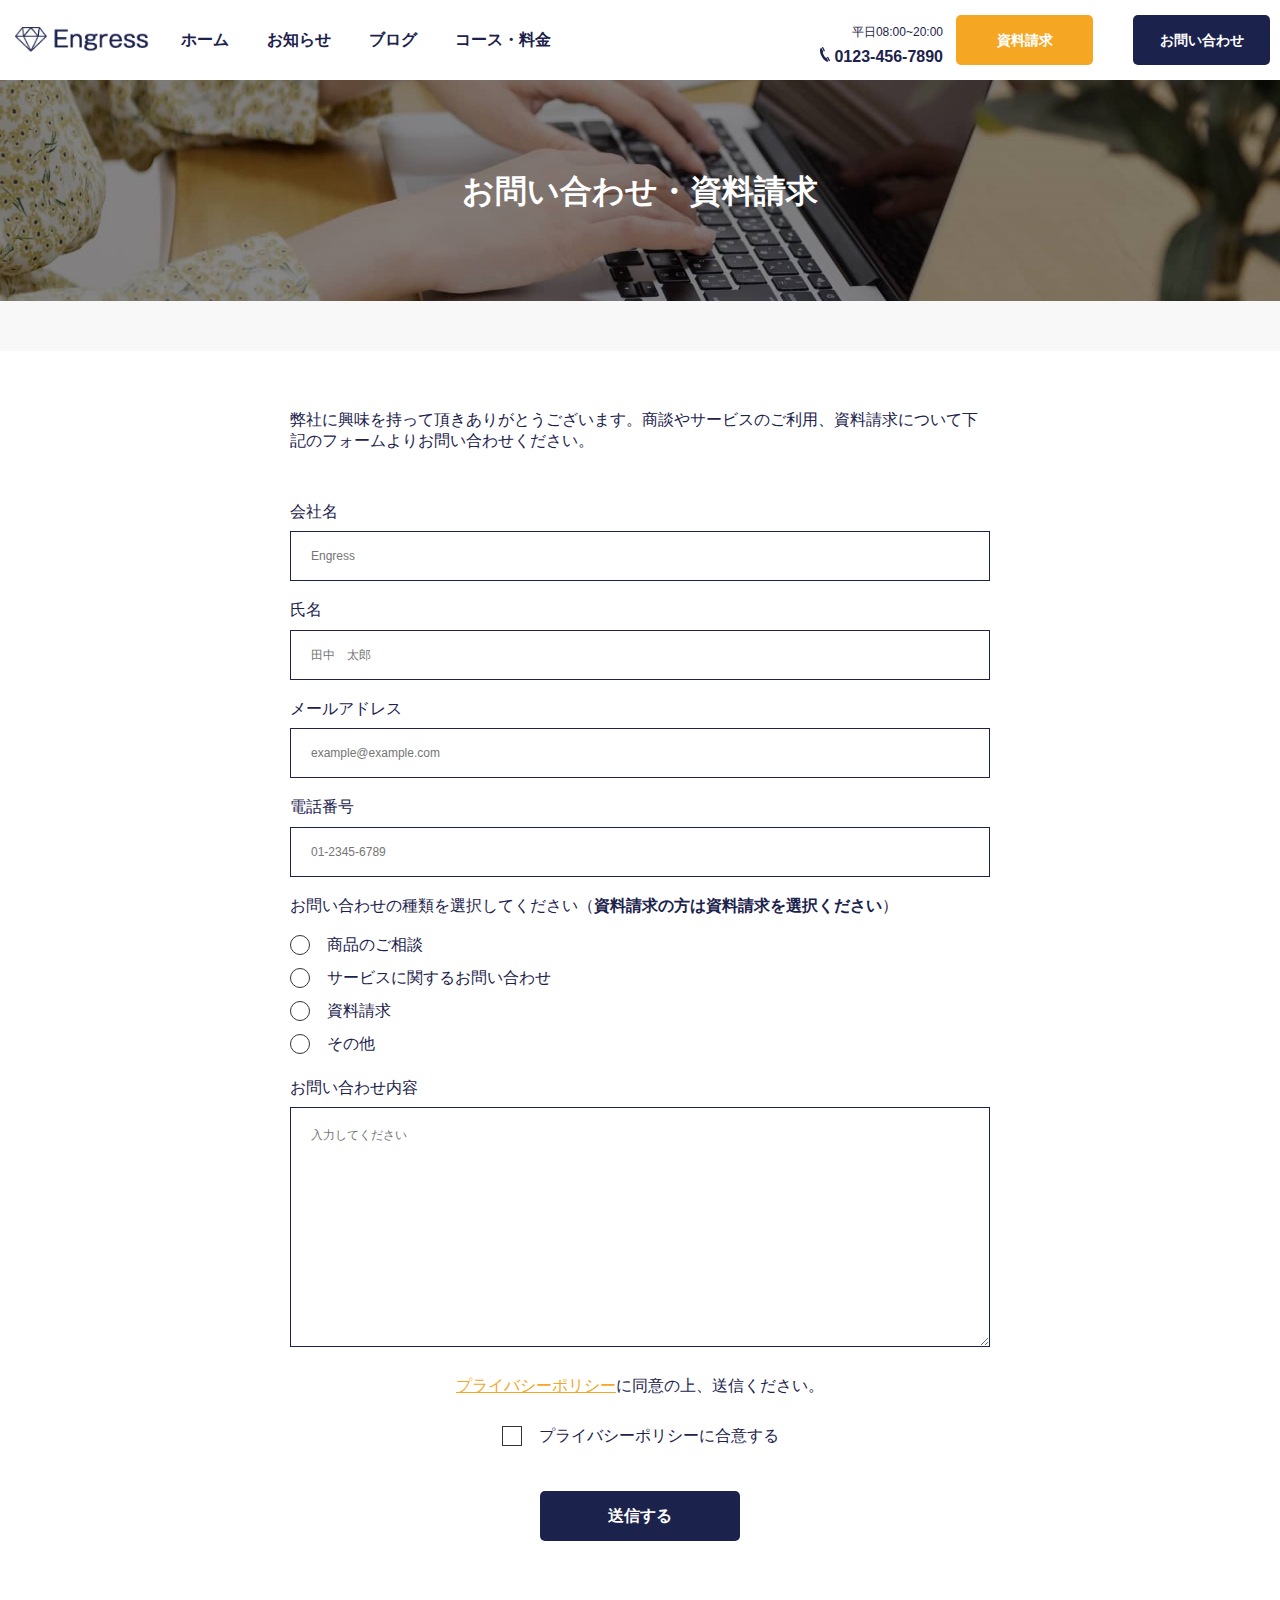
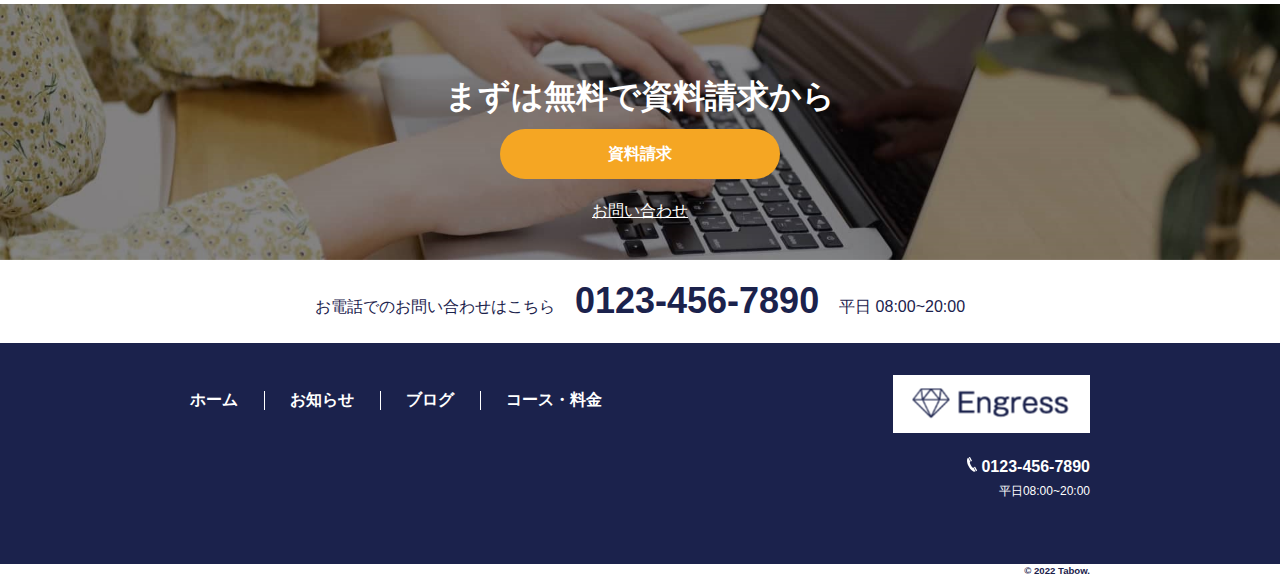
<file: contact.html>
<!DOCTYPE html>
<html lang="jp">

<head>
  <meta charset="utf-8">
  <meta name="description" content="％ページの紹介文が入ります％">
  <meta property="og:title" content="％SNSに表示されるページのタイトルが入ります％">
  <meta property="og:type" content="website">
  <meta property="og:site_name" content="％サイト名が入ります％">
  <meta property="og:description" content="％SNSに表示されるページの紹介文が入ります％">
  <meta property="og:url" content="https://○○○○○○○○">
  <meta property="og:image" content="https://○○○○○○○○/ogp.png">
  <meta name="twitter:title" content="％twitterでシェアされたときのタイトル％">
  <meta name="twitter:card" content="summary_large_image">
  <meta name="viewport" content="width=device-width,initial-scale=1.0,user-scalable=no">
  <meta name="format-detection" content="telephone=no">
  <meta http-equiv="X-UA-Compatible" content="IE=edge">
  <!-- title -->
  <title>Engress</title>
  <!-- css -->
  <link href="./sass/style.css" rel="stylesheet">
  <!-- googlefont -->
  <!-- google fonts -->
  <link rel="preconnect" href="https://fonts.googleapis.com">
  <link rel="preconnect" href="https://fonts.gstatic.com" crossorigin>
  <link href="https://fonts.googleapis.com/css2?family=Poppins:wght@600&display=swap" rel="stylesheet">
</head>


<body>

  <header class="header">
    <div class="bg-cover"></div>
    <!-- bg-cover -->
    <div class="header__inner">
      <div class="header__left">
        <figure class="header__logo">
          <a href="./index.html">
            <img src="./images/logo.png" alt="logo" class="header__logo-image">
          </a>
        </figure>
        <!-- /.header__logo -->
        <nav class="header-nav header-nav">
          <ul class="header-nav__items">
            <li class="header-nav__item"><a href="./" class="header-nav__link">ホーム</a></li>
            <li class="header-nav__item"><a href="./info.html" class="header-nav__link">お知らせ</a></li>
            <li class="header-nav__item"><a href="./blog.html" class="header-nav__link">ブログ</a></li>
            <li class="header-nav__item"><a href="./price.html" class="header-nav__link">コース・料金</a></li>
          </ul>
        </nav>
      </div>
      <!-- /.header__left -->
      <div class="header__right">
        <div class="header__right-info">
          <div class="header__hours">
            平日08:00~20:00
          </div>
          <div class="header__tel tel">
            <svg class="tel__icon" xmlns="http://www.w3.org/2000/svg" width="10" height="14.714"
              viewBox="0 0 10 14.714">
              <path id="パス_16" data-name="パス 16"
                d="M90.212,26.578c2.726,5.2,5.788,5.731,6.678,5.264l.232-.122-2.085-3.975-.233.12c-.718.377-1.435-.711-2.353-2.462s-1.406-2.959-.689-3.336l.232-.123L89.909,17.97l-.232.122C88.786,18.559,87.486,21.383,90.212,26.578Zm8.171,4.481c.344-.18.155-.576-.041-.949l-1.4-2.67c-.151-.287-.4-.449-.6-.343-.126.066-.421.206-.8.394l2.081,3.967Zm-5.114-9.818c.2-.105.209-.4.059-.69s-1.4-2.67-1.4-2.67c-.2-.373-.413-.753-.758-.572l-.761.4,2.081,3.967C92.86,21.47,93.142,21.307,93.269,21.241Z"
                transform="translate(-88.574 -17.262)" fill="#1B224C" />
            </svg>
            <span class="tel__num">0123-456-7890</span>
          </div>
        </div>
        <button class="header__btn"><a href="./contact.html" class="btn btn--primary-color">資料請求</a></button>
        <button class="header__btn"><a href="./contact.html" class="btn btn--secondary-color">お問い合わせ</a></button>
      </div>
      <!-- /.header__right -->
      <!-- ハンバーガーボタン -->
      <button class="hamburger-btn">
        <div class="hamburger-btn__inner">
          <span class="hamburger-btn__bar"></span>
          <span class="hamburger-btn__bar"></span>
          <span class="hamburger-btn__bar"></span>
        </div>
      </button>
      <!-- /.hamburger-btn -->
    </div>
    <!-- /.header__inner -->
  </header>
  <!-- /.header -->

  <section class="jumbotron jumbotron--cta">
    <div class="jumbotron__inner">
      <h1 class="jumbotron__title">
        お問い合わせ・資料請求
      </h1>
    </div>
  </section>
  <!-- /.jumbotron -->

  <div class="breadcrumb">
    <div class="breadcrumb__inner"></div>
  </div>
  <!-- /.breadcrumb -->

  <main>
    <section class="contact">
      <div class="l-inner">
        <div class="contact__inner">
          <div class="contact__text">弊社に興味を持って頂きありがとうございます。商談やサービスのご利用、資料請求について下記のフォームよりお問い合わせください。</div>
          <form action="" class="contact__form form">
            <div class="form__item input-block">
              <label for="company" class="form__text">会社名</label>
              <input type="text" class="form__input" id="company" placeholder="Engress">
            </div>
            <!-- /.form__company -->
            <div class="form__item input-block">
              <label for="name" class="form__text">氏名</label>
              <input type="text" class="form__input" id="name" placeholder="田中　太郎">
            </div>
            <!-- /.form__name -->
            <div class="form__item input-block">
              <label for="email" class="form__text">メールアドレス</label>
              <input type="text" class="form__input" id="email" placeholder="example@example.com">
            </div>
            <!-- /.form__email -->
            <div class="form__item input-block">
              <label for="tel" class="form__text">電話番号</label>
              <input type="text" class="form__input" id="tel" placeholder="01-2345-6789">
            </div>
            <!-- /.form__tel -->
            <div class="form__item radio-block">
              <label for="" class="form__text">お問い合わせの種類を選択してください<br class="sp-only">（<b>資料請求の方は資料請求を選択ください</b>）</label>
              <ul class="radio-block__items">
                <li class="radio-block__item">
                  <input type="radio" class="radio-block__mark-hidden" id="a" name="contact-type">
                  <label for="a" class="form__text radio-block__mark-original">商品のご相談</label>
                </li>
                <li class="radio-block__item">
                  <input type="radio" class="radio-block__mark-hidden" id="b" name="contact-type">
                  <label for="b" class="form__text radio-block__mark-original">サービスに関するお問い合わせ</label>
                </li>
                <li class="radio-block__item">
                  <input type="radio" class="radio-block__mark-hidden" id="c" name="contact-type">
                  <label for="c" class="form__text radio-block__mark-original">資料請求</label>
                </li>
                <li class="radio-block__item">
                  <input type="radio" class="radio-block__mark-hidden" id="d" name="contact-type">
                  <label for="d" class="form__text radio-block__mark-original">その他</label>
                </li>
              </ul>
            </div>
            <!-- /.radio-block -->
            <div class="form__textarea-block textarea-block">
                <label for="comment" class="form__text">お問い合わせ内容</label>
                <textarea id="comment" class="form__textarea" name="your-comment" placeholder="入力してください"></textarea>
            </div>
            <!-- /.form__comment -->
            <div class="form__policy-block policy-block">
              <p class="form__text"><a href="#" class="policy-block__atag">プライバシーポリシー</a>に同意の上、送信ください。</p>
              <div class="policy-block__check">
                <input type="checkbox" class="policy-block__mark-hidden" id="policy">
                <label for="policy" class="policy-block__mark-original">プライバシーポリシーに合意する</label>
              </div>
            </div>
            <button class="form__button">
              <input type="submit" class="btn btn--submit" value="送信する">
            </button>
          </form>
        </div>
      </div>
    </section>
  </main>

  <!-- footer -->
  <footer class="footer">
    <div class="footer__inner2">

      <div class="footer-cta">
        <div class="footer-cta__inner">
          <div class="footer-cta__title">
            まずは無料で資料請求から
          </div>
          <button class="footer-cta__btn">
            <a href="#" class="rounded-btn rounded-btn--primary-color rounded-btn--elongate">資料請求</a>
          </button>
          <a href="#" class="footer-cta__inquiry">お問い合わせ</a>
        </div>
      </div>
      <!-- /.footer-cta -->

      <div class="footer-tel">
        <div class="footer-tel__inner l-inner">
          <div class="footer-tel__text">お電話でのお問い合わせはこちら</div>
          <div class="footer-tel__num">0123-456-7890</div>
          <div class="footer-tel__hours">平日 08:00~20:00</div>
        </div>
      </div>
      <!-- /.footer-tel -->

      <div class="footer-main">
        <div class="footer-main__inner l-inner">
          <nav class="footer-main__left">
            <ul class="footer-nav">
              <li class="footer-nav__item"><a href="./" class="footer-nav__link">ホーム</a></li>
              <li class="footer-nav__item"><a href="./info.html" class="footer-nav__link">お知らせ</a></li>
              <li class="footer-nav__item"><a href="./blog.html" class="footer-nav__link">ブログ</a></li>
              <li class="footer-nav__item"><a href="./price.html" class="footer-nav__link">コース・料金</a></li>
            </ul>
          </nav>
          <div class="footer-main__right">
            <div class="footer-main__logo-wrapper">
              <img class="footer-main__logo" src="./images/logo.png" alt="">
            </div>
            <div class="footer-main__tel">
              <svg xmlns="http://www.w3.org/2000/svg" width="10" height="14.714" viewBox="0 0 10 14.714">
                <path id="パス_16" data-name="パス 16"
                  d="M90.212,26.578c2.726,5.2,5.788,5.731,6.678,5.264l.232-.122-2.085-3.975-.233.12c-.718.377-1.435-.711-2.353-2.462s-1.406-2.959-.689-3.336l.232-.123L89.909,17.97l-.232.122C88.786,18.559,87.486,21.383,90.212,26.578Zm8.171,4.481c.344-.18.155-.576-.041-.949l-1.4-2.67c-.151-.287-.4-.449-.6-.343-.126.066-.421.206-.8.394l2.081,3.967Zm-5.114-9.818c.2-.105.209-.4.059-.69s-1.4-2.67-1.4-2.67c-.2-.373-.413-.753-.758-.572l-.761.4,2.081,3.967C92.86,21.47,93.142,21.307,93.269,21.241Z"
                  transform="translate(-88.574 -17.262)" fill="#fff" />
              </svg>
              0123-456-7890
            </div>
            <div class="footer-main__hours">
              平日08:00~20:00
            </div>
          </div>
        </div>
      </div>
      <!-- //footer-main -->
      <div class="footer-copyright l-inner">
        <small>&copy; 2022 Tabow.</small>
      </div>
      
    </div>
    <!-- /.footer__inner -->
  </footer>
  <!-- //footer -->
</body>

<script src="https://code.jquery.com/jquery-3.6.0.min.js"
  integrity="sha256-/xUj+3OJU5yExlq6GSYGSHk7tPXikynS7ogEvDej/m4=" crossorigin="anonymous"></script>
<script src="js/script.js"></script>

</html>
</file>
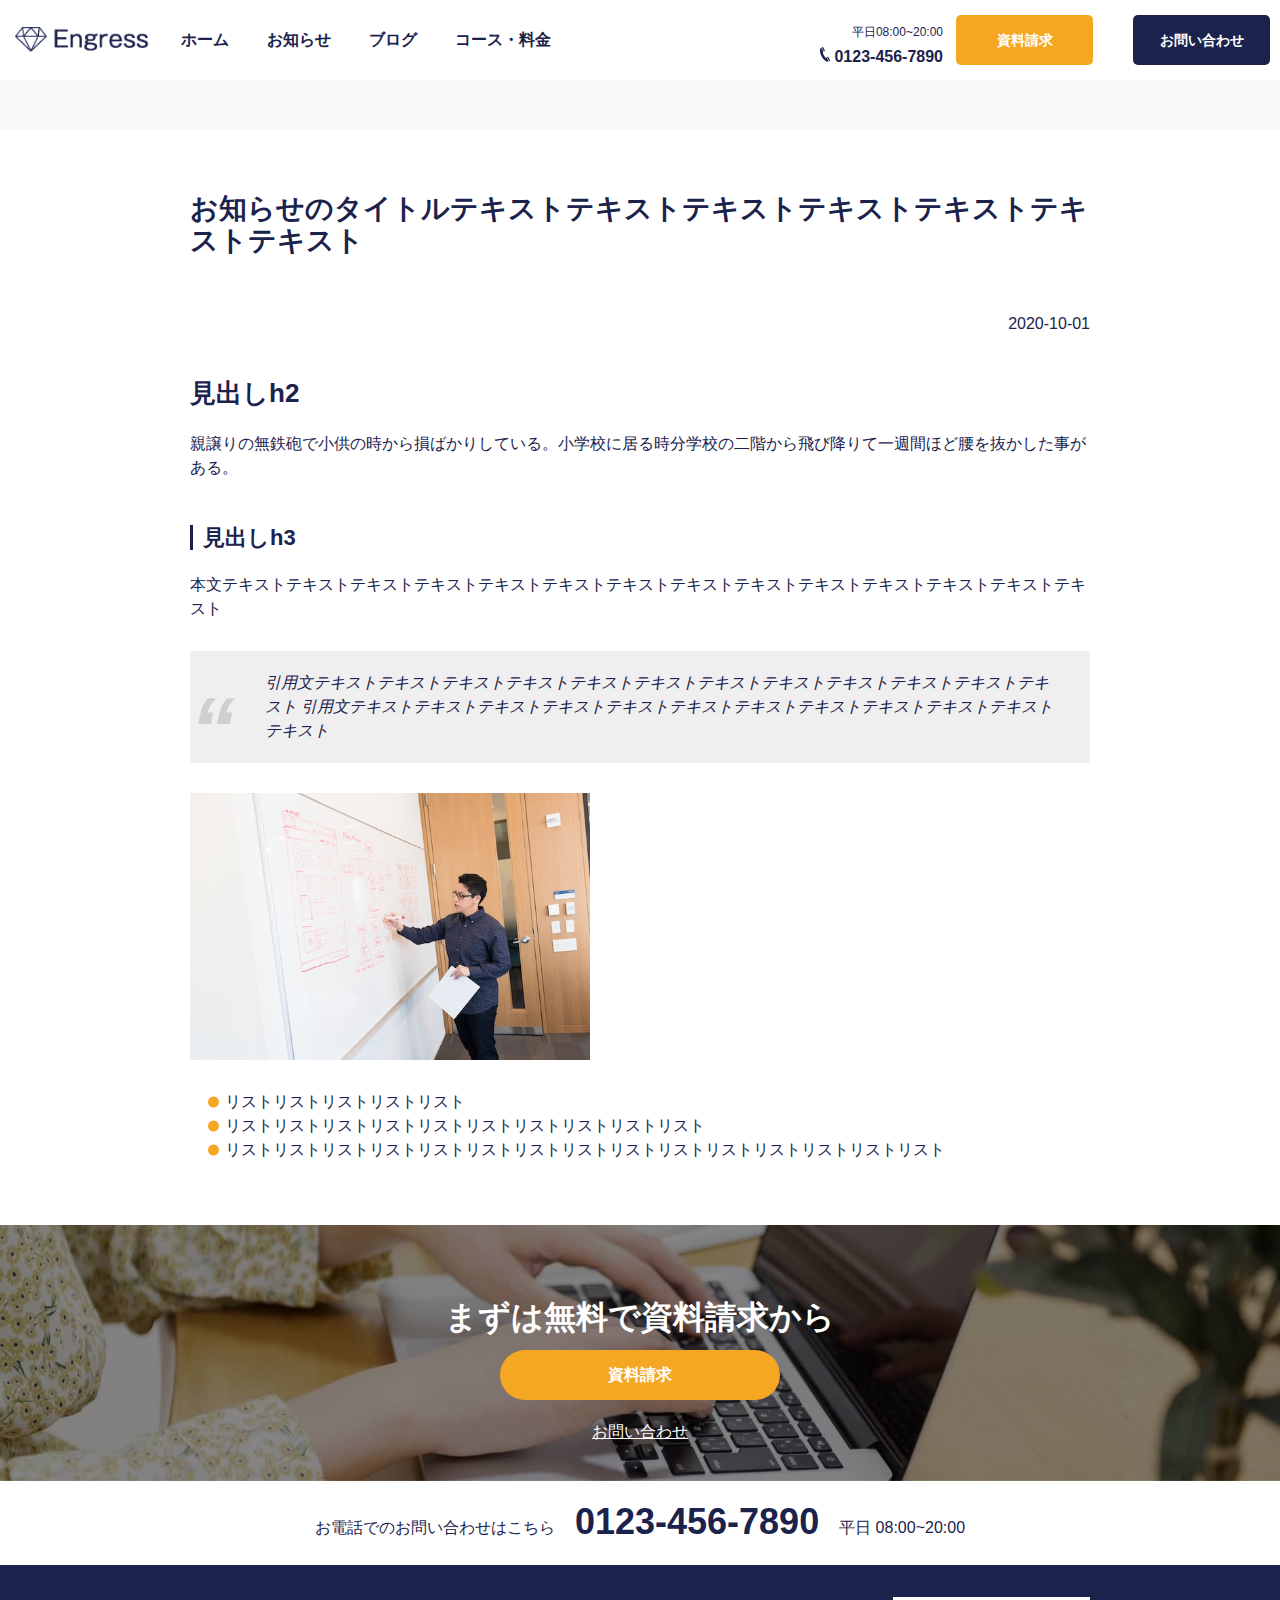
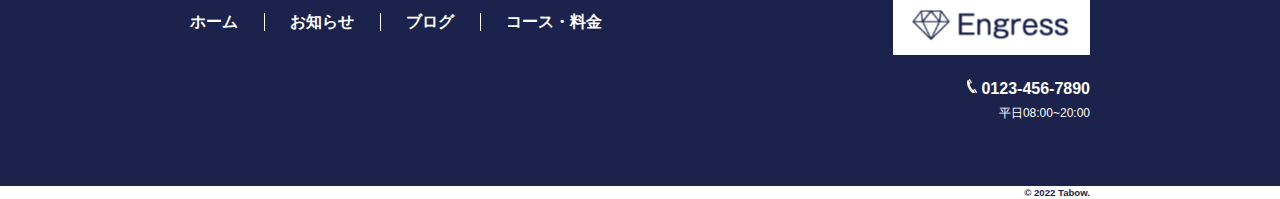
<file: info-article.html>
<!DOCTYPE html>
<html lang="jp">

<head>
  <meta charset="utf-8">
  <meta name="description" content="％ページの紹介文が入ります％">
  <meta property="og:title" content="％SNSに表示されるページのタイトルが入ります％">
  <meta property="og:type" content="website">
  <meta property="og:site_name" content="％サイト名が入ります％">
  <meta property="og:description" content="％SNSに表示されるページの紹介文が入ります％">
  <meta property="og:url" content="https://○○○○○○○○">
  <meta property="og:image" content="https://○○○○○○○○/ogp.png">
  <meta name="twitter:title" content="％twitterでシェアされたときのタイトル％">
  <meta name="twitter:card" content="summary_large_image">
  <meta name="viewport" content="width=device-width,initial-scale=1.0,user-scalable=no">
  <meta name="format-detection" content="telephone=no">
  <meta http-equiv="X-UA-Compatible" content="IE=edge">
  <!-- title -->
  <title>Engress</title>
  <!-- css -->
  <link href="./sass/style.css" rel="stylesheet">
  <!-- googlefont -->
  <!-- google fonts -->
  <link rel="preconnect" href="https://fonts.googleapis.com">
  <link rel="preconnect" href="https://fonts.gstatic.com" crossorigin>
  <link href="https://fonts.googleapis.com/css2?family=Poppins:wght@600&display=swap" rel="stylesheet">
</head>


<body>
  <header class="header">
    <div class="bg-cover"></div>
    <!-- bg-cover -->
    <div class="header__inner">
      <div class="header__left">
        <figure class="header__logo">
          <a href="./index.html">
            <img src="./images/logo.png" alt="logo" class="header__logo-image">
          </a>
        </figure>
        <!-- /.header__logo -->
        <nav class="header-nav header-nav">
          <ul class="header-nav__items">
            <li class="header-nav__item"><a href="./" class="header-nav__link">ホーム</a></li>
            <li class="header-nav__item"><a href="./info.html" class="header-nav__link">お知らせ</a></li>
            <li class="header-nav__item"><a href="./blog.html" class="header-nav__link">ブログ</a></li>
            <li class="header-nav__item"><a href="./price.html" class="header-nav__link">コース・料金</a></li>
          </ul>
        </nav>
      </div>
      <!-- /.header__left -->
      <div class="header__right">
        <div class="header__right-info">
          <div class="header__hours">
            平日08:00~20:00
          </div>
          <div class="header__tel tel">
            <svg class="tel__icon" xmlns="http://www.w3.org/2000/svg" width="10" height="14.714"
              viewBox="0 0 10 14.714">
              <path id="パス_16" data-name="パス 16"
                d="M90.212,26.578c2.726,5.2,5.788,5.731,6.678,5.264l.232-.122-2.085-3.975-.233.12c-.718.377-1.435-.711-2.353-2.462s-1.406-2.959-.689-3.336l.232-.123L89.909,17.97l-.232.122C88.786,18.559,87.486,21.383,90.212,26.578Zm8.171,4.481c.344-.18.155-.576-.041-.949l-1.4-2.67c-.151-.287-.4-.449-.6-.343-.126.066-.421.206-.8.394l2.081,3.967Zm-5.114-9.818c.2-.105.209-.4.059-.69s-1.4-2.67-1.4-2.67c-.2-.373-.413-.753-.758-.572l-.761.4,2.081,3.967C92.86,21.47,93.142,21.307,93.269,21.241Z"
                transform="translate(-88.574 -17.262)" fill="#1B224C" />
            </svg>
            <span class="tel__num">0123-456-7890</span>
          </div>
        </div>
        <button class="header__btn"><a href="./contact.html" class="btn btn--primary-color">資料請求</a></button>
        <button class="header__btn"><a href="./contact.html" class="btn btn--secondary-color">お問い合わせ</a></button>
      </div>
      <!-- /.header__right -->
      <!-- ハンバーガーボタン -->
      <button class="hamburger-btn">
        <div class="hamburger-btn__inner">
          <span class="hamburger-btn__bar"></span>
          <span class="hamburger-btn__bar"></span>
          <span class="hamburger-btn__bar"></span>
        </div>
      </button>
      <!-- /.hamburger-btn -->
    </div>
    <!-- /.header__inner -->
  </header>
  <!-- /.header -->

  <div class="breadcrumb">
    <div class="breadcrumb__inner"></div>
  </div>
  <!-- /.breadcrumb -->

  <main>
    <article class="info-article">
      <div class="info-article__inner l-inner">
        <h1 class="info-article__title">お知らせのタイトルテキストテキストテキストテキストテキストテキストテキスト</h1>
        <time class="info-article__date">2020-10-01</time>

        <h2 class="info-article__h2">見出しh2</h2>
        <p class="info-article__p">親譲りの無鉄砲で小供の時から損ばかりしている。小学校に居る時分学校の二階から飛び降りて一週間ほど腰を抜かした事がある。</p>
        <h3 class="info-article__h3">見出しh3</h3>
        <p class="info-article__p">本文テキストテキストテキストテキストテキストテキストテキストテキストテキストテキストテキストテキストテキストテキスト</p>
        <blockquote>
          <p>
            引用文テキストテキストテキストテキストテキストテキストテキストテキストテキストテキストテキストテキスト
            引用文テキストテキストテキストテキストテキストテキストテキストテキストテキストテキストテキストテキスト
          </p>
        </blockquote>
        <img src="./images/sample4.jpg" alt="" class="info-article__img">
        <ul>
          <li>リストリストリストリストリスト</li>
          <li>リストリストリストリストリストリストリストリストリストリスト</li>
          <li>リストリストリストリストリストリストリストリストリストリストリストリストリストリストリスト</li>
        </ul>

      </div>
    </article>
    <!-- /info-article -->
  </main>

  <!-- footer -->
  <footer class="footer">
    <div class="footer__inner2">

      <div class="footer-cta">
        <div class="footer-cta__inner">
          <div class="footer-cta__title">
            まずは無料で資料請求から
          </div>
          <button class="footer-cta__btn">
            <a href="#" class="rounded-btn rounded-btn--primary-color rounded-btn--elongate">資料請求</a>
          </button>
          <a href="#" class="footer-cta__inquiry">お問い合わせ</a>
        </div>
      </div>
      <!-- /.footer-cta -->

      <div class="footer-tel">
        <div class="footer-tel__inner l-inner">
          <div class="footer-tel__text">お電話でのお問い合わせはこちら</div>
          <div class="footer-tel__num">0123-456-7890</div>
          <div class="footer-tel__hours">平日 08:00~20:00</div>
        </div>
      </div>
      <!-- /.footer-tel -->

      <div class="footer-main">
        <div class="footer-main__inner l-inner">
          <nav class="footer-main__left">
            <ul class="footer-nav">
              <li class="footer-nav__item"><a href="./" class="footer-nav__link">ホーム</a></li>
              <li class="footer-nav__item"><a href="./info.html" class="footer-nav__link">お知らせ</a></li>
              <li class="footer-nav__item"><a href="./blog.html" class="footer-nav__link">ブログ</a></li>
              <li class="footer-nav__item"><a href="./price.html" class="footer-nav__link">コース・料金</a></li>
            </ul>
          </nav>
          <div class="footer-main__right">
            <div class="footer-main__logo-wrapper">
              <img class="footer-main__logo" src="./images/logo.png" alt="">
            </div>
            <div class="footer-main__tel">
              <svg xmlns="http://www.w3.org/2000/svg" width="10" height="14.714" viewBox="0 0 10 14.714">
                <path id="パス_16" data-name="パス 16"
                  d="M90.212,26.578c2.726,5.2,5.788,5.731,6.678,5.264l.232-.122-2.085-3.975-.233.12c-.718.377-1.435-.711-2.353-2.462s-1.406-2.959-.689-3.336l.232-.123L89.909,17.97l-.232.122C88.786,18.559,87.486,21.383,90.212,26.578Zm8.171,4.481c.344-.18.155-.576-.041-.949l-1.4-2.67c-.151-.287-.4-.449-.6-.343-.126.066-.421.206-.8.394l2.081,3.967Zm-5.114-9.818c.2-.105.209-.4.059-.69s-1.4-2.67-1.4-2.67c-.2-.373-.413-.753-.758-.572l-.761.4,2.081,3.967C92.86,21.47,93.142,21.307,93.269,21.241Z"
                  transform="translate(-88.574 -17.262)" fill="#fff" />
              </svg>
              0123-456-7890
            </div>
            <div class="footer-main__hours">
              平日08:00~20:00
            </div>
          </div>
        </div>
      </div>
      <!-- //footer-main -->
      <div class="footer-copyright l-inner">
        <small>&copy; 2022 Tabow.</small>
      </div>
      
    </div>
    <!-- /.footer__inner -->
  </footer>
  <!-- //footer -->
</body>

<script src="https://code.jquery.com/jquery-3.6.0.min.js"
  integrity="sha256-/xUj+3OJU5yExlq6GSYGSHk7tPXikynS7ogEvDej/m4=" crossorigin="anonymous"></script>
<script src="js/script.js"></script>

</html>
</file>
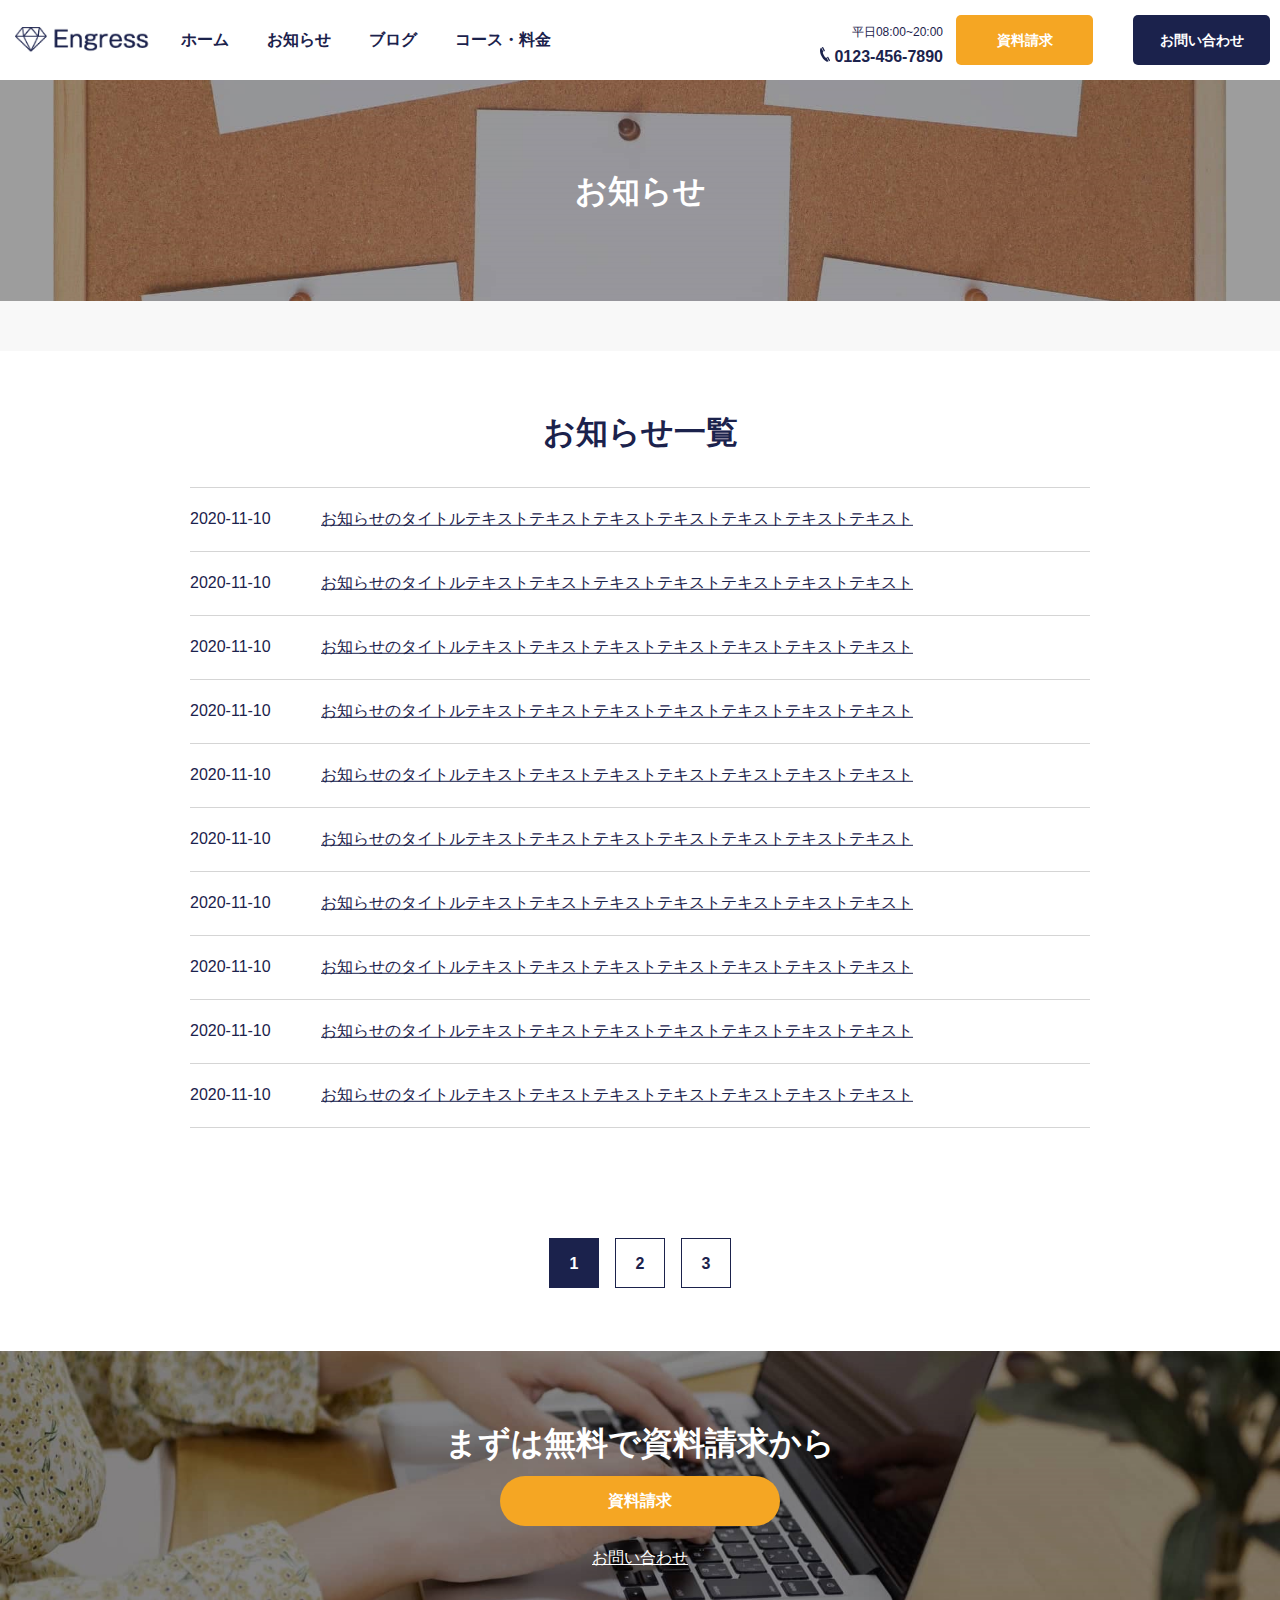
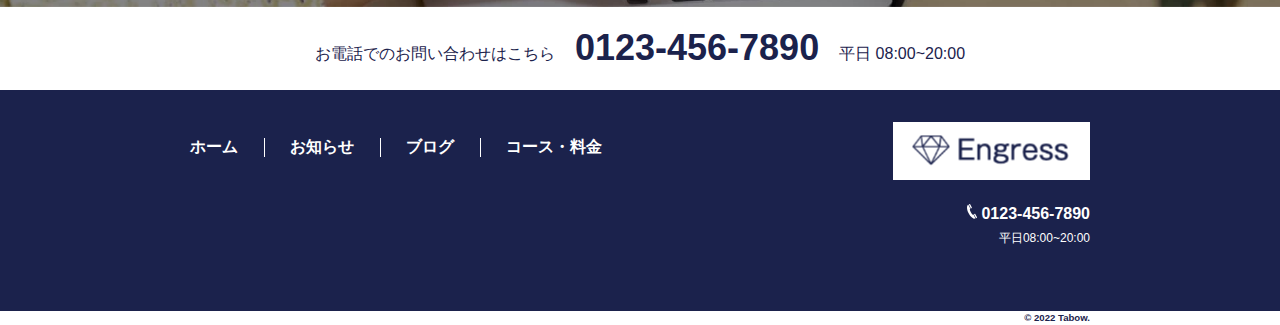
<file: info.html>
<!DOCTYPE html>
<html lang="jp">

<head>
  <meta charset="utf-8">
  <meta name="description" content="％ページの紹介文が入ります％">
  <meta property="og:title" content="％SNSに表示されるページのタイトルが入ります％">
  <meta property="og:type" content="website">
  <meta property="og:site_name" content="％サイト名が入ります％">
  <meta property="og:description" content="％SNSに表示されるページの紹介文が入ります％">
  <meta property="og:url" content="https://○○○○○○○○">
  <meta property="og:image" content="https://○○○○○○○○/ogp.png">
  <meta name="twitter:title" content="％twitterでシェアされたときのタイトル％">
  <meta name="twitter:card" content="summary_large_image">
  <meta name="viewport" content="width=device-width,initial-scale=1.0,user-scalable=no">
  <meta name="format-detection" content="telephone=no">
  <meta http-equiv="X-UA-Compatible" content="IE=edge">
  <!-- title -->
  <title>Engress</title>
  <!-- css -->
  <link href="./sass/style.css" rel="stylesheet">
  <!-- googlefont -->
  <!-- google fonts -->
  <link rel="preconnect" href="https://fonts.googleapis.com">
  <link rel="preconnect" href="https://fonts.gstatic.com" crossorigin>
  <link href="https://fonts.googleapis.com/css2?family=Poppins:wght@600&display=swap" rel="stylesheet">
</head>


<body>

  <header class="header">
    <div class="bg-cover"></div>
    <!-- bg-cover -->
    <div class="header__inner">
      <div class="header__left">
        <figure class="header__logo">
          <a href="./index.html">
            <img src="./images/logo.png" alt="logo" class="header__logo-image">
          </a>
        </figure>
        <!-- /.header__logo -->
        <nav class="header-nav header-nav">
          <ul class="header-nav__items">
            <li class="header-nav__item"><a href="./" class="header-nav__link">ホーム</a></li>
            <li class="header-nav__item"><a href="./info.html" class="header-nav__link">お知らせ</a></li>
            <li class="header-nav__item"><a href="./blog.html" class="header-nav__link">ブログ</a></li>
            <li class="header-nav__item"><a href="./price.html" class="header-nav__link">コース・料金</a></li>
          </ul>
        </nav>
      </div>
      <!-- /.header__left -->
      <div class="header__right">
        <div class="header__right-info">
          <div class="header__hours">
            平日08:00~20:00
          </div>
          <div class="header__tel tel">
            <svg class="tel__icon" xmlns="http://www.w3.org/2000/svg" width="10" height="14.714"
              viewBox="0 0 10 14.714">
              <path id="パス_16" data-name="パス 16"
                d="M90.212,26.578c2.726,5.2,5.788,5.731,6.678,5.264l.232-.122-2.085-3.975-.233.12c-.718.377-1.435-.711-2.353-2.462s-1.406-2.959-.689-3.336l.232-.123L89.909,17.97l-.232.122C88.786,18.559,87.486,21.383,90.212,26.578Zm8.171,4.481c.344-.18.155-.576-.041-.949l-1.4-2.67c-.151-.287-.4-.449-.6-.343-.126.066-.421.206-.8.394l2.081,3.967Zm-5.114-9.818c.2-.105.209-.4.059-.69s-1.4-2.67-1.4-2.67c-.2-.373-.413-.753-.758-.572l-.761.4,2.081,3.967C92.86,21.47,93.142,21.307,93.269,21.241Z"
                transform="translate(-88.574 -17.262)" fill="#1B224C" />
            </svg>
            <span class="tel__num">0123-456-7890</span>
          </div>
        </div>
        <button class="header__btn"><a href="./contact.html" class="btn btn--primary-color">資料請求</a></button>
        <button class="header__btn"><a href="./contact.html" class="btn btn--secondary-color">お問い合わせ</a></button>
      </div>
      <!-- /.header__right -->
      <!-- ハンバーガーボタン -->
      <button class="hamburger-btn">
        <div class="hamburger-btn__inner">
          <span class="hamburger-btn__bar"></span>
          <span class="hamburger-btn__bar"></span>
          <span class="hamburger-btn__bar"></span>
        </div>
      </button>
      <!-- /.hamburger-btn -->
    </div>
    <!-- /.header__inner -->
  </header>
  <!-- /.header -->

  <section class="jumbotron jumbotron--news">
    <div class="jumbotron__inner">
      <h1 class="jumbotron__title">
        お知らせ
      </h1>
    </div>
  </section>
  <!-- /.jumbotron -->

  <div class="breadcrumb">
    <div class="breadcrumb__inner"></div>
  </div>
  <!-- /.breadcrumb -->

  <main>
    <section class="news-list">
      <div class="news-list__inner l-inner">
        <div class="news-list__title">お知らせ一覧</div>
        <ul class="news-list__items news-items">
          <li class="news-items__item news-item">
            <a href="./info-article.html" class="news-item__atag">
              <time class="news-item__date">2020-11-10</time>
              <div class="news-item__title">お知らせのタイトルテキストテキストテキストテキストテキストテキストテキスト</div>
            </a>
          </li>
          <li class="news-items__item news-item">
            <a href="./info-article.html" class="news-item__atag">
              <time class="news-item__date">2020-11-10</time>
              <div class="news-item__title">お知らせのタイトルテキストテキストテキストテキストテキストテキストテキスト</div>
            </a>
          </li>
          <li class="news-items__item news-item">
            <a href="./info-article.html" class="news-item__atag">
              <time class="news-item__date">2020-11-10</time>
              <div class="news-item__title">お知らせのタイトルテキストテキストテキストテキストテキストテキストテキスト</div>
            </a>
          </li>
          <li class="news-items__item news-item">
            <a href="./info-article.html" class="news-item__atag">
              <time class="news-item__date">2020-11-10</time>
              <div class="news-item__title">お知らせのタイトルテキストテキストテキストテキストテキストテキストテキスト</div>
            </a>
          </li>
          <li class="news-items__item news-item">
            <a href="./info-article.html" class="news-item__atag">
              <time class="news-item__date">2020-11-10</time>
              <div class="news-item__title">お知らせのタイトルテキストテキストテキストテキストテキストテキストテキスト</div>
            </a>
          </li>
          <li class="news-items__item news-item">
            <a href="./info-article.html" class="news-item__atag">
              <time class="news-item__date">2020-11-10</time>
              <div class="news-item__title">お知らせのタイトルテキストテキストテキストテキストテキストテキストテキスト</div>
            </a>
          </li>
          <li class="news-items__item news-item">
            <a href="./info-article.html" class="news-item__atag">
              <time class="news-item__date">2020-11-10</time>
              <div class="news-item__title">お知らせのタイトルテキストテキストテキストテキストテキストテキストテキスト</div>
            </a>
          </li>
          <li class="news-items__item news-item">
            <a href="./info-article.html" class="news-item__atag">
              <time class="news-item__date">2020-11-10</time>
              <div class="news-item__title">お知らせのタイトルテキストテキストテキストテキストテキストテキストテキスト</div>
            </a>
          </li>
          <li class="news-items__item news-item">
            <a href="./info-article.html" class="news-item__atag">
              <time class="news-item__date">2020-11-10</time>
              <div class="news-item__title">お知らせのタイトルテキストテキストテキストテキストテキストテキストテキスト</div>
            </a>
          </li>
          <li class="news-items__item news-item">
            <a href="./info-article.html" class="news-item__atag">
              <time class="news-item__date">2020-11-10</time>
              <div class="news-item__title">お知らせのタイトルテキストテキストテキストテキストテキストテキストテキスト</div>
            </a>
          </li>
        </ul>
        <!-- /.blog-list__items -->
        <div class="page-nav">
          <div class="page-nav__inner l-inner">
            <div class="page-nav__num page-nav__num--current">1</div>
            <div class="page-nav__num">2</div>
            <div class="page-nav__num">3</div>
          </div>
          <!-- /.page-nav__inner l-inner -->
        </div>
        <!-- /.page-nav -->
      </div>
      <!-- /.blog-list__inner l-inner -->
    </section>
    <!-- /.blog-list -->
  </main>

  <!-- footer -->
  <footer class="footer">
    <div class="footer__inner2">

      <div class="footer-cta">
        <div class="footer-cta__inner">
          <div class="footer-cta__title">
            まずは無料で資料請求から
          </div>
          <button class="footer-cta__btn">
            <a href="#" class="rounded-btn rounded-btn--primary-color rounded-btn--elongate">資料請求</a>
          </button>
          <a href="#" class="footer-cta__inquiry">お問い合わせ</a>
        </div>
      </div>
      <!-- /.footer-cta -->

      <div class="footer-tel">
        <div class="footer-tel__inner l-inner">
          <div class="footer-tel__text">お電話でのお問い合わせはこちら</div>
          <div class="footer-tel__num">0123-456-7890</div>
          <div class="footer-tel__hours">平日 08:00~20:00</div>
        </div>
      </div>
      <!-- /.footer-tel -->

      <div class="footer-main">
        <div class="footer-main__inner l-inner">
          <nav class="footer-main__left">
            <ul class="footer-nav">
              <li class="footer-nav__item"><a href="./" class="footer-nav__link">ホーム</a></li>
              <li class="footer-nav__item"><a href="./info.html" class="footer-nav__link">お知らせ</a></li>
              <li class="footer-nav__item"><a href="./blog.html" class="footer-nav__link">ブログ</a></li>
              <li class="footer-nav__item"><a href="./price.html" class="footer-nav__link">コース・料金</a></li>
            </ul>
          </nav>
          <div class="footer-main__right">
            <div class="footer-main__logo-wrapper">
              <img class="footer-main__logo" src="./images/logo.png" alt="">
            </div>
            <div class="footer-main__tel">
              <svg xmlns="http://www.w3.org/2000/svg" width="10" height="14.714" viewBox="0 0 10 14.714">
                <path id="パス_16" data-name="パス 16"
                  d="M90.212,26.578c2.726,5.2,5.788,5.731,6.678,5.264l.232-.122-2.085-3.975-.233.12c-.718.377-1.435-.711-2.353-2.462s-1.406-2.959-.689-3.336l.232-.123L89.909,17.97l-.232.122C88.786,18.559,87.486,21.383,90.212,26.578Zm8.171,4.481c.344-.18.155-.576-.041-.949l-1.4-2.67c-.151-.287-.4-.449-.6-.343-.126.066-.421.206-.8.394l2.081,3.967Zm-5.114-9.818c.2-.105.209-.4.059-.69s-1.4-2.67-1.4-2.67c-.2-.373-.413-.753-.758-.572l-.761.4,2.081,3.967C92.86,21.47,93.142,21.307,93.269,21.241Z"
                  transform="translate(-88.574 -17.262)" fill="#fff" />
              </svg>
              0123-456-7890
            </div>
            <div class="footer-main__hours">
              平日08:00~20:00
            </div>
          </div>
        </div>
      </div>
      <!-- //footer-main -->
      <div class="footer-copyright l-inner">
        <small>&copy; 2022 Tabow.</small>
      </div>
      
    </div>
    <!-- /.footer__inner -->
  </footer>
  <!-- //footer -->
</body>

<script src="https://code.jquery.com/jquery-3.6.0.min.js"
  integrity="sha256-/xUj+3OJU5yExlq6GSYGSHk7tPXikynS7ogEvDej/m4=" crossorigin="anonymous"></script>
<script src="js/script.js"></script>

</html>
</file>
<file: sass/style.css>
@charset "UTF-8";
/* ------------------------------- */
/* _variables.scss
/* ------------------------------- */
/*! destyle.css v2.0.2 | MIT License | https://github.com/nicolas-cusan/destyle.css */
/* Reset box-model and set borders */
/* ============================================ */
*,
::before,
::after {
  box-sizing: border-box;
  border-style: solid;
  border-width: 0;
}

/* Document */
/* ============================================ */
/**
 * 1. Correct the line height in all browsers.
 * 2. Prevent adjustments of font size after orientation changes in iOS.
 * 3. Remove gray overlay on links for iOS.
 */
html {
  line-height: 1.15;
  /* 1 */
  -webkit-text-size-adjust: 100%;
  /* 2 */
  -webkit-tap-highlight-color: transparent;
  /* 3*/
}

/* Sections */
/* ============================================ */
/**
 * Remove the margin in all browsers.
 */
body {
  margin: 0;
}

/**
 * Render the `main` element consistently in IE.
 */
main {
  display: block;
}

/* Vertical rhythm */
/* ============================================ */
p,
table,
blockquote,
address,
pre,
iframe,
form,
figure,
dl {
  margin: 0;
}

/* Headings */
/* ============================================ */
h1,
h2,
h3,
h4,
h5,
h6 {
  font-size: inherit;
  line-height: inherit;
  font-weight: inherit;
  margin: 0;
}

/* Lists (enumeration) */
/* ============================================ */
ul,
ol {
  margin: 0;
  padding: 0;
  list-style: none;
}

/* Lists (definition) */
/* ============================================ */
dt {
  font-weight: bold;
}

dd {
  margin-left: 0;
}

/* Grouping content */
/* ============================================ */
/**
 * 1. Add the correct box sizing in Firefox.
 * 2. Show the overflow in Edge and IE.
 */
hr {
  box-sizing: content-box;
  /* 1 */
  height: 0;
  /* 1 */
  overflow: visible;
  /* 2 */
  border-top-width: 1px;
  margin: 0;
  clear: both;
  color: inherit;
}

/**
 * 1. Correct the inheritance and scaling of font size in all browsers.
 * 2. Correct the odd `em` font sizing in all browsers.
 */
pre {
  font-family: monospace, monospace;
  /* 1 */
  font-size: inherit;
  /* 2 */
}

address {
  font-style: inherit;
}

/* Text-level semantics */
/* ============================================ */
/**
 * Remove the gray background on active links in IE 10.
 */
a {
  background-color: transparent;
  text-decoration: none;
  color: inherit;
}

/**
 * 1. Remove the bottom border in Chrome 57-
 * 2. Add the correct text decoration in Chrome, Edge, IE, Opera, and Safari.
 */
abbr[title] {
  text-decoration: underline;
  /* 2 */
  -webkit-text-decoration: underline dotted;
          text-decoration: underline dotted;
  /* 2 */
}

/**
 * Add the correct font weight in Chrome, Edge, and Safari.
 */
b,
strong {
  font-weight: bolder;
}

/**
 * 1. Correct the inheritance and scaling of font size in all browsers.
 * 2. Correct the odd `em` font sizing in all browsers.
 */
code,
kbd,
samp {
  font-family: monospace, monospace;
  /* 1 */
  font-size: inherit;
  /* 2 */
}

/**
 * Add the correct font size in all browsers.
 */
small {
  font-size: 80%;
}

/**
 * Prevent `sub` and `sup` elements from affecting the line height in
 * all browsers.
 */
sub,
sup {
  font-size: 75%;
  line-height: 0;
  position: relative;
  vertical-align: baseline;
}

sub {
  bottom: -0.25em;
}

sup {
  top: -0.5em;
}

/* Embedded content */
/* ============================================ */
/**
 * Prevent vertical alignment issues.
 */
img,
embed,
object,
iframe {
  vertical-align: bottom;
}

/* Forms */
/* ============================================ */
/**
 * Reset form fields to make them styleable
 */
button,
input,
optgroup,
select,
textarea {
  -webkit-appearance: none;
  -moz-appearance: none;
       appearance: none;
  vertical-align: middle;
  color: inherit;
  font: inherit;
  background: transparent;
  padding: 0;
  margin: 0;
  outline: 0;
  border-radius: 0;
  text-align: inherit;
}

/**
 * Reset radio and checkbox appearance to preserve their look in iOS.
 */
[type=checkbox] {
  -webkit-appearance: checkbox;
  -moz-appearance: checkbox;
       appearance: checkbox;
}

[type=radio] {
  -webkit-appearance: radio;
  -moz-appearance: radio;
       appearance: radio;
}

/**
 * Show the overflow in IE.
 * 1. Show the overflow in Edge.
 */
button,
input {
  /* 1 */
  overflow: visible;
}

/**
 * Remove the inheritance of text transform in Edge, Firefox, and IE.
 * 1. Remove the inheritance of text transform in Firefox.
 */
button,
select {
  /* 1 */
  text-transform: none;
}

/**
 * Correct the inability to style clickable types in iOS and Safari.
 */
button,
[type=button],
[type=reset],
[type=submit] {
  cursor: pointer;
  -webkit-appearance: none;
  -moz-appearance: none;
       appearance: none;
}

button[disabled],
[type=button][disabled],
[type=reset][disabled],
[type=submit][disabled] {
  cursor: default;
}

/**
 * Remove the inner border and padding in Firefox.
 */
button::-moz-focus-inner,
[type=button]::-moz-focus-inner,
[type=reset]::-moz-focus-inner,
[type=submit]::-moz-focus-inner {
  border-style: none;
  padding: 0;
}

/**
 * Restore the focus styles unset by the previous rule.
 */
button:-moz-focusring,
[type=button]:-moz-focusring,
[type=reset]:-moz-focusring,
[type=submit]:-moz-focusring {
  outline: 1px dotted ButtonText;
}

/**
 * Remove arrow in IE10 & IE11
 */
select::-ms-expand {
  display: none;
}

/**
 * Remove padding
 */
option {
  padding: 0;
}

/**
 * Reset to invisible
 */
fieldset {
  margin: 0;
  padding: 0;
  min-width: 0;
}

/**
 * 1. Correct the text wrapping in Edge and IE.
 * 2. Correct the color inheritance from `fieldset` elements in IE.
 * 3. Remove the padding so developers are not caught out when they zero out
 *    `fieldset` elements in all browsers.
 */
legend {
  color: inherit;
  /* 2 */
  display: table;
  /* 1 */
  max-width: 100%;
  /* 1 */
  padding: 0;
  /* 3 */
  white-space: normal;
  /* 1 */
}

/**
 * Add the correct vertical alignment in Chrome, Firefox, and Opera.
 */
progress {
  vertical-align: baseline;
}

/**
 * Remove the default vertical scrollbar in IE 10+.
 */
textarea {
  overflow: auto;
}

/**
 * Correct the cursor style of increment and decrement buttons in Chrome.
 */
[type=number]::-webkit-inner-spin-button,
[type=number]::-webkit-outer-spin-button {
  height: auto;
}

/**
 * 1. Correct the outline style in Safari.
 */
[type=search] {
  outline-offset: -2px;
  /* 1 */
}

/**
 * Remove the inner padding in Chrome and Safari on macOS.
 */
[type=search]::-webkit-search-decoration {
  -webkit-appearance: none;
}

/**
 * 1. Correct the inability to style clickable types in iOS and Safari.
 * 2. Change font properties to `inherit` in Safari.
 */
::-webkit-file-upload-button {
  -webkit-appearance: button;
  /* 1 */
  font: inherit;
  /* 2 */
}

/**
 * Clickable labels
 */
label[for] {
  cursor: pointer;
}

/* Interactive */
/* ============================================ */
/*
 * Add the correct display in Edge, IE 10+, and Firefox.
 */
details {
  display: block;
}

/*
 * Add the correct display in all browsers.
 */
summary {
  display: list-item;
}

/*
 * Remove outline for editable content.
 */
[contenteditable] {
  outline: none;
}

/* Table */
/* ============================================ */
table {
  border-collapse: collapse;
  border-spacing: 0;
}

caption {
  text-align: left;
}

td,
th {
  vertical-align: top;
  padding: 0;
}

th {
  text-align: left;
  font-weight: bold;
}

/* Misc */
/* ============================================ */
/**
 * Add the correct display in IE 10+.
 */
template {
  display: none;
}

/**
 * Add the correct display in IE 10.
 */
[hidden] {
  display: none;
}

/* ------------------------------- */
/* base.scss
/* ------------------------------- */
img {
  /* 元の画像より大きくなることもある */
  width: 100%;
  /* 画像の下の隙間を解消 */
  vertical-align: bottom;
}

.pc {
  display: block;
}
@media screen and (max-width: 1024px) {
  .pc {
    display: none;
  }
}

.tb {
  display: block;
}
@media screen and (max-width: 767px) {
  .tb {
    display: none;
  }
}

.sp-only {
  display: none;
}
@media screen and (max-width: 374px) {
  .sp-only {
    display: block;
  }
}

.noscroll {
  overflow: hidden;
}

html {
  font-size: 62.5%;
  scroll-behavior: smooth;
}

body {
  font-size: 1.6rem;
  letter-spacing: 0;
  color: #1B224C;
  font-family: "游ゴシック体", YuGothic, "游ゴシック", "Yu Gothic", "メイリオ", "Hiragino Kaku Gothic ProN", "Hiragino Sans", sans-serif;
}

a {
  text-decoration: none;
}

.header {
  width: 100%;
  height: 80px;
  background-color: #fff;
  transition: 0.5s;
  position: relative;
}
.header--bg-change {
  position: fixed;
  z-index: 10;
  transition: 0.5s;
  background-color: #ddd;
}
.header__inner {
  position: absolute;
  top: 50%;
  left: 50%;
  transform: translate(-50%, -50%);
  z-index: 20;
  max-width: 1280px;
  width: 100%;
  height: 100%;
  padding-right: 10px;
  padding-left: 15px;
  margin-right: auto;
  margin-left: auto;
  display: flex;
  justify-content: space-between;
}
.header__left {
  display: flex;
  justify-content: space-between;
  align-items: center;
}
.header__logo {
  margin-right: 30px;
}
.header__logo-image {
  width: 136px;
}
.header__right {
  display: flex;
  align-items: center;
}
@media screen and (max-width: 1024px) {
  .header__right {
    display: block;
    position: fixed;
    visibility: hidden;
    top: 80px;
    right: -50%;
    transform: translate(50%, 0px);
  }
}
.header__right--open {
  right: 25%;
  visibility: visible;
  transition: 0.4s;
  opacity: 0.9;
}
.header__right-info {
  padding-right: 13px;
  text-align: right;
}
@media screen and (max-width: 1024px) {
  .header__right-info {
    padding-right: 0px;
    text-align: center;
    margin-bottom: 20px;
  }
}
.header__hours {
  padding-top: 12px;
  font-size: 1.2rem;
}
@media screen and (max-width: 1024px) {
  .header__hours {
    padding-top: 0;
    font-size: 1.4rem;
  }
}
.header__tel {
  padding-top: 7px;
  font-weight: 600;
}
@media screen and (max-width: 1024px) {
  .header__tel {
    font-size: 1.8rem;
  }
}
.header__right-btn {
  display: flex;
  align-items: center;
}
@media screen and (max-width: 767px) {
  .header__right-btn {
    flex-direction: column;
  }
}
.header__btn {
  margin-left: 40px;
}
.header__btn:first-of-type {
  margin-left: 0;
}
@media screen and (max-width: 767px) {
  .header__btn {
    margin-left: 0px;
  }
  .header__btn:last-of-type {
    margin-top: 10px;
  }
}

.header-nav__items {
  display: flex;
}
.header-nav__item {
  padding-right: 38px;
  font-weight: 600;
}
.header-nav__item:last-of-type {
  padding-right: 0px;
}
@media screen and (max-width: 1024px) {
  .header-nav {
    position: fixed;
    visibility: hidden;
    transition: 0.5s;
    opacity: 0;
    top: 0;
    right: -50%;
    width: 50%;
    height: 100vh;
    display: block;
    background-color: #fff;
    text-align: center;
  }
  .header-nav__items {
    position: absolute;
    top: 340px;
    left: 50%;
    transform: translate(-50%, 0%);
    flex-direction: column;
    width: 100%;
  }
  .header-nav__item {
    height: 70px;
    line-height: 70px;
    background-color: #1B224C;
    color: #fff;
    margin-bottom: 30px;
    padding-right: 0px;
    font-size: 2rem;
  }
  .header-nav__link {
    display: block;
    width: 100%;
    height: 100%;
  }
  .header-nav--open {
    right: 0;
    visibility: visible;
    transition: 0.5s;
    opacity: 0.9;
  }
}

.hamburger-btn {
  display: none;
}
@media screen and (max-width: 1024px) {
  .hamburger-btn {
    display: block;
  }
  .hamburger-btn__inner {
    width: 60px;
    height: 60px;
    border: 1px solid #1B224C;
    border-radius: 50%;
    margin-right: 20px;
    position: relative;
  }
}
@media screen and (max-width: 1024px) and (max-width: 767px) {
  .hamburger-btn__inner {
    width: 40px;
    height: 40px;
    margin-right: 5px;
  }
}
@media screen and (max-width: 1024px) {
  .hamburger-btn__bar {
    display: inline-block;
    background-color: #1B224C;
    width: 30px;
    height: 2px;
    transition: 0.5s;
  }
}
@media screen and (max-width: 1024px) and (max-width: 767px) {
  .hamburger-btn__bar {
    width: 20px;
  }
}
@media screen and (max-width: 1024px) {
  .hamburger-btn__bar:nth-of-type(1) {
    position: absolute;
    top: 50%;
    left: 50%;
    transform: translate(-50%, -50%);
    top: 30%;
  }
}
@media screen and (max-width: 1024px) {
  .hamburger-btn__bar:nth-of-type(2) {
    position: absolute;
    top: 50%;
    left: 50%;
    transform: translate(-50%, -50%);
  }
}
@media screen and (max-width: 1024px) {
  .hamburger-btn__bar:nth-of-type(3) {
    position: absolute;
    top: 50%;
    left: 50%;
    transform: translate(-50%, -50%);
    top: 70%;
  }
}
@media screen and (max-width: 1024px) {
  .hamburger-btn--open {
    transition: 0.5s;
  }
  .hamburger-btn--open .hamburger-btn__bar:nth-last-of-type(1) {
    transform: rotate(45deg);
    top: 50%;
    left: 25%;
  }
  .hamburger-btn--open .hamburger-btn__bar:nth-last-of-type(2) {
    opacity: 0;
  }
  .hamburger-btn--open .hamburger-btn__bar:nth-last-of-type(3) {
    transform: rotate(-45deg);
    top: 50%;
    left: 25%;
  }
}

.fv {
  background-image: url(../images/fv.jpg);
  background-size: cover;
  background-repeat: no-repeat;
  background-position: center center;
  width: 100%;
  height: 476px;
  position: relative;
}
.fv__inner {
  color: #fff;
  position: absolute;
  width: 100%;
  top: 53%;
  left: 50%;
  transform: translate(-50%, -50%);
  text-align: center;
}
.fv__title {
  font-size: 4.8rem;
  font-weight: 600;
}
@media screen and (max-width: 767px) {
  .fv__title {
    font-size: 3.2rem;
  }
}
.fv__text {
  margin-top: 19px;
  font-size: 1.8rem;
  text-align: center;
  line-height: 1.33;
}
@media screen and (max-width: 767px) {
  .fv__text {
    font-size: 1.2rem;
  }
}
.fv__btn {
  margin: 55px auto 19px;
  display: block;
}
.sv {
  background-color: #1B224C;
  width: 100%;
  height: 604px;
}
@media screen and (max-width: 767px) {
  .sv {
    height: 500px;
  }
}
.sv__inner {
  color: #fff;
  text-align: center;
  padding-top: 68px;
  padding-bottom: 54px;
}
.sv__title {
  font-size: 3.6rem;
  font-weight: 600;
}
@media screen and (max-width: 767px) {
  .sv__title {
    font-size: 2.4rem;
  }
}
@media screen and (max-width: 374px) {
  .sv__title {
    font-size: 1.8rem;
  }
}
.sv__worries {
  display: flex;
  justify-content: center;
  margin-top: 43px;
}
@media screen and (max-width: 767px) {
  .sv__worries {
    flex-direction: column;
    margin-right: 0px;
  }
}
.sv__worries-item {
  font-size: 1.8rem;
  font-weight: 600;
  text-align: center;
  line-height: 2.16;
  margin-right: 50px;
}
.sv__worries-item:last-child {
  margin-right: 0px;
}
@media screen and (max-width: 767px) {
  .sv__worries-item {
    font-size: 1.2rem;
    margin-right: 0px;
  }
}
.sv__emphasize {
  margin-top: 72px;
}
@media screen and (max-width: 1024px) {
  .sv__emphasize {
    margin-top: 35px;
  }
}
@media screen and (max-width: 374px) {
  .sv__emphasize {
    font-size: 1.5rem;
  }
}

.sv-emphasize {
  display: inline-block;
  max-width: 900px;
  width: 100%;
  height: 248px;
  padding: 11px 16px;
  background-color: #fff;
  color: #1B224C;
}
@media screen and (max-width: 767px) {
  .sv-emphasize {
    height: auto;
  }
}
.sv-emphasize__box {
  max-width: 868px;
  height: 225px;
  border: 5px solid #1B224C;
  text-align: center;
}
@media screen and (max-width: 767px) {
  .sv-emphasize__box {
    height: auto;
    padding: 10px;
  }
}
.sv-emphasize__title {
  margin-top: 24px;
  font-size: 3.6rem;
  font-weight: 600;
  line-height: 1.3888888889;
}
@media screen and (max-width: 767px) {
  .sv-emphasize__title {
    margin-top: 0;
    font-size: 2.4rem;
  }
}
.sv-emphasize__marker {
  background: linear-gradient(transparent 70%, #F5A623 70%);
}
.sv-emphasize__text {
  margin-top: 14px;
  font-size: 1.8rem;
  line-height: 1.3333333333;
}
@media screen and (max-width: 767px) {
  .sv-emphasize__text {
    font-size: 1.2rem;
  }
}

.strength__inner {
  padding-top: 65px;
}
.strength__title {
  font-size: 3.6rem;
  font-weight: 600;
  text-align: center;
}
@media screen and (max-width: 767px) {
  .strength__title {
    font-size: 2.4rem;
  }
}
.strength__item {
  margin-top: 60px;
}
.strength__item:first-of-type {
  margin-top: 46px;
}
@media screen and (max-width: 767px) {
  .strength__item {
    font-size: 1.5rem;
  }
}
.strength__price {
  margin-top: 93px;
}

.feature-item {
  display: flex;
  justify-content: space-between;
}
@media screen and (max-width: 767px) {
  .feature-item {
    flex-direction: column-reverse;
    margin-right: 0px;
  }
}
.feature-item__content {
  margin-right: 50px;
}
@media screen and (max-width: 767px) {
  .feature-item__content {
    margin-right: 0px;
    margin-top: 20px;
  }
}
.feature-item__title {
  font-size: 2.6rem;
  font-weight: 600;
  line-height: 1.5;
  margin-top: 34px;
}
@media screen and (max-width: 767px) {
  .feature-item__title {
    margin-top: 15px;
    font-size: 1.6rem;
  }
}
.feature-item__text {
  font-size: 1.6rem;
  line-height: 1.3125;
  margin-top: 29px;
}
@media screen and (max-width: 767px) {
  .feature-item__text {
    margin-top: 10px;
    font-size: 1.2rem;
  }
}
.feature-item__img {
  max-width: 350px;
  width: 100%;
  height: 240px;
}
@media screen and (max-width: 767px) {
  .feature-item__img {
    max-width: none;
    height: auto;
  }
}
.feature-item--reverse {
  flex-direction: row-reverse;
}
@media screen and (max-width: 767px) {
  .feature-item--reverse {
    flex-direction: column-reverse;
    margin-right: 0px;
  }
}
.feature-item--reverse .feature-item__content {
  margin-right: 0px;
  margin-left: 50px;
}
@media screen and (max-width: 767px) {
  .feature-item--reverse .feature-item__content {
    margin-left: 0px;
  }
}

.feature-block {
  display: inline-block;
  width: 90px;
  height: 30px;
  line-height: 30px;
  font-size: 12px;
  background-color: #F5A623;
  color: #fff;
  text-align: center;
}

.price {
  background-image: url(../images/price.png);
  background-repeat: no-repeat;
  background-size: cover;
  max-width: 900px;
  width: 100%;
  height: 217px;
  padding-top: 60px;
  text-align: center;
}
.price__title {
  font-size: 2.6rem;
  font-weight: 600;
  color: #fff;
}
@media screen and (max-width: 767px) {
  .price__title {
    font-size: 1.8rem;
  }
}
.price__btn {
  margin-top: 24px;
}

.success-ex {
  background-color: #1B224C;
  margin-top: 39px;
  width: 100%;
  padding-bottom: 60px;
}
.success-ex__inner {
  padding-top: 65px;
  color: #fff;
}
.success-ex__title {
  font-size: 3.6rem;
  font-weight: 600;
  text-align: center;
}
@media screen and (max-width: 767px) {
  .success-ex__title {
    font-size: 2.4rem;
  }
}
.success-ex__cards {
  margin-top: 124px;
}
@media screen and (max-width: 767px) {
  .success-ex__cards {
    font-size: 40px;
    margin-top: 45px;
  }
}

.cards {
  display: flex;
  justify-content: space-between;
}
@media screen and (max-width: 767px) {
  .cards {
    font-size: 1.5rem;
    flex-direction: column;
    align-items: center;
  }
}
.cards__card {
  margin-right: 30px;
}
.cards__card:last-of-type {
  margin-right: 0;
}
@media screen and (max-width: 767px) {
  .cards__card {
    margin-right: 0;
    margin-top: 45px;
  }
  .cards__card:first-of-type {
    margin-top: 0;
  }
}

.card {
  width: 31.1111111111%;
  display: flex;
  flex-direction: column;
  justify-content: space-between;
}
@media screen and (max-width: 767px) {
  .card {
    width: 80%;
  }
}
.card__text {
  font-size: 1.6rem;
  font-weight: 600;
  letter-spacing: 1.8125;
}
.card__img-wrapper {
  margin-top: 20px;
  background-color: #fff;
  height: 171px;
  position: relative;
}
@media screen and (max-width: 767px) {
  .card__img-wrapper {
    margin-top: 10px;
  }
}
.card__img {
  max-width: 125px;
  width: 100%;
  position: absolute;
  left: 50%;
  transform: translateX(-50%);
  bottom: 0;
}
.card__title {
  display: flex;
  justify-content: space-between;
  margin-top: 16px;
}
.card__job {
  width: 35.7142857143%;
  height: 32px;
  line-height: 32px;
  font-size: 1.6rem;
  color: #1B224C;
  background-color: #fff;
  padding-left: 10px;
}
.card__name {
  width: 61.4285714286%;
  height: 32px;
  line-height: 32px;
  font-size: 1.6rem;
  color: #1B224C;
  background-color: #fff;
  padding-left: 14px;
}
.card__scoreup {
  height: 32px;
  line-height: 32px;
  font-size: 1.6rem;
  color: #1B224C;
  background-color: #fff;
  margin-top: 10px;
  padding-left: 14px;
}

.flow__inner {
  padding-top: 65px;
}
.flow__title {
  font-size: 3.6rem;
  font-weight: 600;
  text-align: center;
}
@media screen and (max-width: 767px) {
  .flow__title {
    font-size: 2.4rem;
  }
}
.flow__blocks {
  max-width: 900px;
  width: 100%;
  margin-top: 30px;
}

.flow-blocks__block {
  margin-top: 8px;
}
.flow-blocks__block:first-of-type {
  margin-top: 40px;
}

.block {
  display: flex;
  justify-content: left;
  height: auto;
  line-height: 64px;
  background-color: #f8f8f8;
}
.block__num {
  width: 64px;
  text-align: center;
  background-color: #F5A623;
  font-weight: 600;
  color: #fff;
}
@media screen and (max-width: 767px) {
  .block__num {
    width: 60px;
  }
}
@media screen and (max-width: 374px) {
  .block__num {
    font-size: 1.2rem;
    width: 40px;
  }
}
.block__item {
  width: 92.7777777778%;
  display: flex;
  justify-content: left;
}
@media screen and (max-width: 767px) {
  .block__item {
    flex-direction: column;
    justify-content: center;
    line-height: 1;
  }
}
.block__title {
  width: 25.748502994%;
  font-size: 1.8rem;
  font-weight: 600;
  padding-left: 2.5149700599%;
  padding-right: 1%;
  position: relative;
}
@media screen and (max-width: 1024px) {
  .block__title {
    font-size: 1.6rem;
  }
}
@media screen and (max-width: 767px) {
  .block__title {
    font-size: 1.4rem;
    width: 100%;
  }
}
.block__title::after {
  content: "";
  position: absolute;
  display: block;
  background-color: #C3C3C3;
  width: 1px;
  height: 30px;
  top: 16px;
  right: 0px;
}
@media screen and (max-width: 767px) {
  .block__title::after {
    width: 0;
    height: 0;
  }
}
.block__text {
  width: 74.3113772455%;
  font-size: 1.6rem;
  padding-left: 6.4071856287%;
}
@media screen and (max-width: 1024px) {
  .block__text {
    font-size: 1.4rem;
  }
}
@media screen and (max-width: 767px) {
  .block__text {
    width: 100%;
    padding-left: 2.5149700599%;
    margin-top: 5px;
    font-size: 1.2rem;
  }
}

.question__inner {
  padding-top: 80px;
}
@media screen and (max-width: 767px) {
  .question__inner {
    padding-top: 65px;
  }
}
.question__title {
  font-size: 3.6rem;
  font-weight: 600;
  text-align: center;
}
@media screen and (max-width: 767px) {
  .question__title {
    font-size: 2.4rem;
  }
}
.question__accordion {
  margin-top: 20px;
  border-bottom: 1px solid #1B224C;
}

.accordion__title {
  cursor: pointer;
  padding-top: 30px;
  padding-bottom: 24.5px;
  padding-right: 60px;
  border-top: 1px solid #1B224C;
  font-size: 1.6rem;
  position: relative;
}
.accordion__title:first-of-type {
  margin-top: 0;
}
.accordion__title:before {
  content: "";
  position: absolute;
  top: 50%;
  right: 20px;
  transform: translateY(-50%);
  transition: all 0.3s;
  width: 25px;
  height: 3px;
  background: #1B224C;
}
.accordion__title:after {
  content: "";
  position: absolute;
  top: 50%;
  /* 8px+12px-1px(幅2pxの半分) */
  right: 31px;
  transform: translateY(-50%);
  transition: all 0.3s;
  /*縦線*/
  width: 3px;
  height: 25px;
  background: #1B224C;
}
.accordion__title--open:before {
  top: 55%;
}
.accordion__title--open:after {
  top: 25%;
  transform: rotate(90deg);
  opacity: 0;
}
.accordion__text {
  margin-bottom: 14px;
  padding: 19px 26px 21px;
  background-color: #f8f8f8;
  font-size: 1.6rem;
  display: none;
}
.accordion__text--open {
  display: block;
}

.blog {
  width: 46.2777777778%;
}
@media screen and (max-width: 767px) {
  .blog {
    width: 100%;
  }
}
.blog__title {
  font-size: 3.2rem;
  font-weight: 600;
}
@media screen and (max-width: 767px) {
  .blog__title {
    font-size: 2.4rem;
    text-align: center;
  }
}
.blog__items {
  margin-top: 25px;
}
@media screen and (max-width: 767px) {
  .blog__items {
    margin-top: 15px;
  }
}

.blog-items__item {
  margin-top: 30px;
}
.blog-items__item:first-of-type {
  margin-top: 0;
}

.blog-item__link {
  display: flex;
  align-items: flex-start;
}
.blog-item__img-block {
  position: relative;
  margin-right: 20px;
  width: 34.8837209302%;
}
.blog-item__img-block--article {
  width: 35.593220339%;
}
.blog-item__img-label {
  position: absolute;
  height: 23px;
  line-height: 23px;
  background-color: #1B224C;
  color: #fff;
  text-align: center;
  font-size: 1.2rem;
  padding-left: 5px;
  padding-right: 5px;
}
@media screen and (max-width: 374px) {
  .blog-item__img-label {
    font-size: 1rem;
  }
}
.blog-item__contents {
  width: 60.4651162791%;
  display: flex;
  flex-direction: column;
}
@media screen and (max-width: 767px) {
  .blog-item__contents {
    justify-content: space-between;
  }
}
.blog-item__title {
  font-size: 1.6rem;
  font-weight: 600;
  text-decoration: underline;
  line-height: 1.3125;
  margin-top: 5px;
}
@media screen and (max-width: 767px) {
  .blog-item__title {
    font-size: 1.2rem;
  }
}
.blog-item__date {
  margin-top: 10px;
  font-size: 1.2rem;
}
.blog-item__date--article {
  margin-top: 0;
  margin-bottom: 25px;
}
@media screen and (max-width: 767px) {
  .blog-item__date--article {
    margin-bottom: 15px;
  }
}
@media screen and (max-width: 767px) {
  .blog-item__date {
    font-size: 1rem;
  }
}

.info {
  width: 46.2777777778%;
}
@media screen and (max-width: 767px) {
  .info {
    width: 100%;
  }
}
.info__title {
  font-size: 3.2rem;
  font-weight: 600;
}
@media screen and (max-width: 767px) {
  .info__title {
    font-size: 2.4rem;
    text-align: center;
    padding-top: 60px;
  }
}
.info__items {
  margin-top: 26px;
}
@media screen and (max-width: 767px) {
  .info__items {
    margin-top: 15px;
  }
}
.info__item {
  margin-top: 14px;
}
.info__item:first-of-type {
  margin-top: 0;
}
@media screen and (max-width: 767px) {
  .info__item {
    margin-top: 20px;
  }
  .info__item:first-of-type {
    margin-top: 0;
  }
}

.info-item {
  height: 90px;
}
@media screen and (max-width: 767px) {
  .info-item {
    height: auto;
  }
}
.info-item__link {
  display: flex;
  flex-direction: column;
}
.info-item__date {
  font-size: 1.2rem;
}
@media screen and (max-width: 767px) {
  .info-item__date {
    font-size: 1rem;
  }
}
.info-item__title {
  font-size: 1.6rem;
  text-decoration: underline;
  margin-top: 15px;
  line-height: 1.3125;
}
@media screen and (max-width: 767px) {
  .info-item__title {
    font-size: 1.2rem;
    margin-top: 5px;
  }
}

.footer__inner {
  margin-top: 121px;
}
@media screen and (max-width: 767px) {
  .footer__inner {
    margin-top: 65px;
  }
}
.footer__inner2 {
  margin-top: 63px;
}

.footer-cta {
  background-image: url(../images/cta.png);
  background-repeat: no-repeat;
  background-size: cover;
  text-align: center;
  color: #fff;
}
.footer-cta__inner {
  padding-top: 74px;
  padding-bottom: 40px;
}
.footer-cta__title {
  font-size: 3.2rem;
  font-weight: 600;
}
@media screen and (max-width: 767px) {
  .footer-cta__title {
    font-size: 2.1rem;
  }
}
.footer-cta__btn {
  margin: 14px auto 23px;
  display: block;
}
.footer-cta__inquiry {
  text-decoration: underline;
}
@media screen and (max-width: 767px) {
  .footer-cta__inquiry {
    font-size: 1.2rem;
  }
}

.footer-tel {
  height: auto;
}
.footer-tel__inner {
  display: flex;
  justify-content: center;
  padding-top: 20px;
  padding-bottom: 22px;
}
@media screen and (max-width: 767px) {
  .footer-tel__inner {
    flex-direction: column;
    text-align: center;
  }
}
.footer-tel__text {
  font-size: 1.6rem;
  padding-left: 0px;
  padding-top: 18px;
  padding-right: 20px;
}
@media screen and (max-width: 767px) {
  .footer-tel__text {
    padding: 0;
  }
}
.footer-tel__num {
  font-size: 3.6rem;
  font-weight: 600;
  color: #1B224C;
}
@media screen and (max-width: 767px) {
  .footer-tel__num {
    padding-top: 10px;
  }
}
.footer-tel__hours {
  font-size: 1.6rem;
  padding-top: 18px;
  padding-left: 20px;
}
@media screen and (max-width: 767px) {
  .footer-tel__hours {
    padding: 0;
    padding-top: 10px;
  }
}

.footer-main {
  background-color: #1B224C;
  color: #fff;
}
.footer-main__inner {
  display: flex;
  justify-content: space-between;
  padding-top: 32px;
  padding-bottom: 65px;
}
@media screen and (max-width: 767px) {
  .footer-main__inner {
    padding-bottom: 40px;
  }
}
.footer-main__left {
  margin-top: 16px;
}
@media screen and (max-width: 767px) {
  .footer-main__left {
    margin-top: 0px;
    margin-left: 3%;
    font-size: 1.2rem;
  }
}
.footer-main__logo-wrapper {
  width: 197px;
  height: 58px;
  background-color: #fff;
  position: relative;
}
@media screen and (max-width: 767px) {
  .footer-main__logo-wrapper {
    width: 150px;
    height: 40px;
  }
}
.footer-main__logo {
  position: absolute;
  top: 50%;
  left: 50%;
  transform: translate(-50%, -50%);
  width: 80.7106598985%;
}
.footer-main__tel {
  font-weight: 600;
  padding-top: 24px;
  text-align: right;
}
@media screen and (max-width: 767px) {
  .footer-main__tel {
    padding-top: 22px;
    font-size: 1.2rem;
  }
}
.footer-main__hours {
  font-size: 1.2rem;
  padding-top: 9px;
  text-align: right;
}
@media screen and (max-width: 767px) {
  .footer-main__hours {
    font-size: 1rem;
  }
}

.footer-nav {
  display: flex;
  justify-content: space-between;
  font-weight: 600;
}
@media screen and (max-width: 767px) {
  .footer-nav {
    flex-direction: column;
    align-items: center;
  }
}
.footer-nav__item {
  padding-left: 25.5px;
  padding-right: 25.5px;
  border-right: 1px #fff solid;
}
.footer-nav__item:first-of-type {
  padding-left: 0;
}
.footer-nav__item:last-of-type {
  border-right: 0;
}
@media screen and (max-width: 767px) {
  .footer-nav__item {
    padding: 0;
    border: none;
    margin-top: 15px;
  }
  .footer-nav__item:first-of-type {
    margin-top: 0px;
  }
}

.footer-copyright {
  font-size: 1.2rem;
  font-weight: 600;
  text-align: right;
  margin-top: 12px;
}

.price-structure__inner {
  padding-top: 63px;
}
.price-structure__title {
  font-size: 3.2rem;
  color: #fff;
  font-weight: bold;
  color: #1B224C;
  text-align: center;
}
@media screen and (max-width: 767px) {
  .price-structure__title {
    font-size: 2.2rem;
  }
}
.price-structure__system {
  display: flex;
  justify-content: center;
  margin-top: 53px;
}
@media screen and (max-width: 767px) {
  .price-structure__system {
    margin-top: 30px;
  }
}
@media screen and (max-width: 374px) {
  .price-structure__system {
    margin-top: 20px;
  }
}
.price-structure__block {
  width: 280px;
  height: 90px;
  line-height: 90px;
  text-align: center;
  background-color: #1B224C;
  color: #fff;
  font-size: 2.2rem;
  font-weight: 600;
}
@media screen and (max-width: 767px) {
  .price-structure__block {
    font-size: 1.8rem;
    width: 240px;
    height: 80px;
    line-height: 80px;
  }
}
@media screen and (max-width: 374px) {
  .price-structure__block {
    font-size: 1.2rem;
    width: 200px;
    height: 60px;
    line-height: 60px;
  }
}
.price-structure__char {
  position: relative;
  width: 98px;
}
.price-structure__char:before {
  content: "";
  position: absolute;
  top: 50%;
  left: 50%;
  transform: translate(-50%, -50%);
  width: 25px;
  height: 2px;
  background: #1B224C;
}
.price-structure__char:after {
  content: "";
  position: absolute;
  top: 50%;
  left: 50%;
  transform: translate(-50%, -50%);
  /*縦線*/
  width: 2px;
  height: 25px;
  background: #1B224C;
}
.price-structure__text {
  font-size: 1.6rem;
  margin-top: 46px;
  letter-spacing: 1.3125;
}
@media screen and (max-width: 767px) {
  .price-structure__text {
    font-size: 1.2rem;
    margin-top: 30px;
  }
}
@media screen and (max-width: 374px) {
  .price-structure__text {
    margin-top: 20px;
  }
}

.price-list__inner {
  padding-top: 112px;
}
@media screen and (max-width: 767px) {
  .price-list__inner {
    padding-top: 80px;
  }
}
.price-list__title {
  font-size: 3.2rem;
  color: #fff;
  font-weight: bold;
  color: #1B224C;
  text-align: center;
}
@media screen and (max-width: 767px) {
  .price-list__title {
    font-size: 2.2rem;
  }
}
.price-list__plans {
  display: flex;
  justify-content: space-between;
  align-items: flex-end;
  margin-top: 62px;
}
@media screen and (max-width: 767px) {
  .price-list__plans {
    margin-top: 30px;
  }
}

.price-plans {
  width: 900px;
}
.price-plans__plan {
  margin-right: 7px;
}
.price-plans__plan:last-of-type {
  margin-right: 0px;
}

.price-plan {
  width: 100%;
}
.price-plan__name {
  padding-top: 20px;
  padding-bottom: 20px;
  text-align: center;
  border: 1px solid #1B224C;
  background-color: #1B224C;
  color: #fff;
  font-size: 1.6rem;
  font-weight: 600;
}
.price-plan__name--recommend {
  border: 1px solid #F5A623;
  background-color: #F5A623;
}
.price-plan__name--recommend:before {
  content: "おすすめ";
  display: block;
  margin-bottom: 17px;
}
.price-plan__container {
  height: 414px;
  border: 1px solid #1B224C;
}
.price-plan__price {
  margin-top: 34px;
  color: #1B224C;
  font-size: 2.5rem;
  font-weight: 600;
  text-align: center;
}
.price-plan__price--recommend {
  color: #F5A623;
}
.price-plan__price-text {
  margin-top: 8px;
  color: #1B224C;
  font-size: 1.6rem;
  text-align: center;
}
.price-plan__lists {
  margin-top: 46px;
  text-align: center;
  font-size: 1.6rem;
}

.price-checklists__list {
  position: relative;
  display: inline-block;
  margin-top: 21px;
  padding-left: 25px;
  padding-right: 25px;
}
.price-checklists__list:first-of-type {
  margin-top: 0px;
}
.price-checklists__list:before {
  content: "";
  position: absolute;
  top: 50%;
  left: 10px;
  width: 10px;
  height: 5px;
  border-left: 2px solid #1B224C;
  border-bottom: 2px solid #1B224C;
  transform: translateY(-50%) rotate(-45deg);
}

.blog-list__inner {
  padding-top: 63px;
}
.blog-list__title {
  font-size: 3.2rem;
  color: #fff;
  font-weight: bold;
  color: #1B224C;
  text-align: center;
}
@media screen and (max-width: 767px) {
  .blog-list__title {
    font-size: 2.2rem;
  }
}
.blog-list__items {
  margin-top: 53px;
}
.blog-list__item {
  margin-top: 61px;
}
@media screen and (max-width: 767px) {
  .blog-list__item {
    margin-top: 30px;
    padding-top: 30px;
    border-top: 1px solid #f0f0f0;
  }
}
@media screen and (max-width: 374px) {
  .blog-list__item {
    margin-top: 30px;
  }
}

.blog-l-item__link {
  display: flex;
}
.blog-l-item__img-block {
  position: relative;
  margin-right: 5.5555555556%;
  width: 26.6666666667%;
}
@media screen and (max-width: 767px) {
  .blog-l-item__img-block {
    width: 30%;
    margin-right: 5%;
  }
}
.blog-l-item__img-label {
  position: absolute;
  min-width: 80px;
  max-width: 100%;
  height: 28px;
  line-height: 28px;
  background-color: #1B224C;
  color: #fff;
  text-align: center;
  font-size: 1.2rem;
  padding-left: 10px;
  padding-right: 10px;
}
@media screen and (max-width: 767px) {
  .blog-l-item__img-label {
    min-width: 60px;
    font-size: 1rem;
    height: 20px;
    line-height: 20px;
    padding-left: 5px;
    padding-right: 5px;
  }
}
.blog-l-item__contents {
  display: flex;
  justify-content: space-between;
  flex-direction: column;
  width: 67.7777777778%;
}
@media screen and (max-width: 767px) {
  .blog-l-item__contents {
    width: 65%;
  }
}
.blog-l-item__date {
  font-size: 1.2rem;
}
@media screen and (max-width: 767px) {
  .blog-l-item__date {
    font-size: 1rem;
  }
}
.blog-l-item__title {
  font-size: 2.6rem;
  font-weight: 600;
  text-decoration: underline;
  line-height: 1.3125;
}
@media screen and (max-width: 767px) {
  .blog-l-item__title {
    font-size: 1.6rem;
  }
}
@media screen and (max-width: 374px) {
  .blog-l-item__title {
    font-size: 1.4rem;
  }
}
.blog-l-item__text {
  font-size: 1.6rem;
  line-height: 1.5;
}
@media screen and (max-width: 767px) {
  .blog-l-item__text {
    font-size: 1.2rem;
  }
}
@media screen and (max-width: 374px) {
  .blog-l-item__text {
    display: none;
  }
}

.blog-article__category {
  display: inline-block;
  padding: 10px 25px;
  text-align: center;
  color: #fff;
  background-color: #1B224C;
  font-size: 1.2rem;
}
.blog-article__title {
  margin-top: 30px;
}
.blog-article__heading {
  display: flex;
  justify-content: space-between;
  margin-top: 34px;
}
.blog-article__sms {
  display: flex;
}
@media screen and (max-width: 767px) {
  .blog-article__sms {
    font-size: 1rem;
  }
}
.blog-article__date {
  font-size: 1.6rem;
}
@media screen and (max-width: 767px) {
  .blog-article__date {
    font-size: 1.2rem;
  }
}
.blog-article__img-block {
  margin-top: 22px;
  width: 100%;
  height: auto;
}
.blog-article h1 {
  font-size: 2.8rem;
  font-weight: 600;
  color: #1B224C;
}
@media screen and (max-width: 767px) {
  .blog-article h1 {
    font-size: 2rem;
  }
}
.blog-article h2 {
  font-size: 2.6rem;
  font-weight: 600;
  color: #1B224C;
  margin-top: 45px;
  margin-bottom: 23px;
}
@media screen and (max-width: 767px) {
  .blog-article h2 {
    font-size: 1.8rem;
    margin-top: 35px;
    margin-bottom: 15px;
  }
}
.blog-article h3 {
  font-size: 2.2rem;
  font-weight: 600;
  color: #1B224C;
  border-left: 3px solid #1B224C;
  padding-left: 10px;
  margin-top: 45px;
  margin-bottom: 23px;
}
@media screen and (max-width: 767px) {
  .blog-article h3 {
    font-size: 1.6rem;
    margin-top: 35px;
    margin-bottom: 15px;
  }
}
.blog-article p {
  font-size: 1.6rem;
  color: #1B224C;
  margin-top: 10px;
  margin-bottom: 10px;
  line-height: 1.5;
}
@media screen and (max-width: 767px) {
  .blog-article p {
    font-size: 1.2rem;
  }
}
.blog-article p a {
  text-decoration: underline;
  color: #F5A623;
  font-size: 1.8rem;
}
@media screen and (max-width: 767px) {
  .blog-article p a {
    font-size: 1.4rem;
  }
}
.blog-article blockquote {
  position: relative;
  padding: 10px 26px 10px 75px;
  box-sizing: border-box;
  font-style: italic;
  background: #efefef;
  margin-top: 30px;
  margin-bottom: 30px;
}
.blog-article blockquote:before {
  display: inline-block;
  position: absolute;
  top: 25%;
  left: 0%;
  content: "“";
  color: #cfcfcf;
  font-size: 9rem;
  font-weight: 900;
}
.blog-article ul {
  margin-top: 30px;
  margin-bottom: 30px;
}
.blog-article li {
  position: relative;
  padding-left: 35px;
  font-size: 1.6rem;
  line-height: 1.5;
}
@media screen and (max-width: 767px) {
  .blog-article li {
    font-size: 1.2rem;
  }
}
.blog-article li:before {
  content: "";
  background-color: #F5A623;
  width: 11px;
  height: 11px;
  border-radius: 50%;
  position: absolute;
  top: 50%;
  left: 2%;
  transform: translateY(-50%);
}

.blog-recommend__title {
  font-size: 2.6rem;
  font-weight: 600;
  color: #1B224C;
  margin-top: 62px;
  margin-bottom: 30px;
}

.side-related__block {
  text-align: center;
  color: #fff;
  background-color: #1B224C;
  height: 63px;
  line-height: 63px;
  font-size: 2.1rem;
  font-weight: bold;
}
.side-related__item {
  margin-top: 40px;
}
.side-related__item:first-of-type {
  margin-top: 30px;
}

.side-item__link {
  display: flex;
}
.side-item__img {
  margin-right: 17px;
  width: 37.037037037%;
}
.side-item__text {
  line-height: 2;
  width: 56.2962962963%;
  font-size: 1.2rem;
  text-decoration: underline;
}
.side-category__block {
  text-align: center;
  color: #fff;
  background-color: #1B224C;
  height: 63px;
  line-height: 63px;
  font-size: 2.1rem;
  font-weight: bold;
  margin-top: 45px;
}
.side-category__lists {
  margin-top: 25px;
}
.side-category__list {
  font-size: 1.6rem;
  font-weight: 600;
  margin-top: 8px;
  position: relative;
  padding-left: 20px;
  line-height: 1.5;
}
@media screen and (max-width: 767px) {
  .side-category__list {
    font-size: 1.2rem;
  }
}
.side-category__list:first-of-type {
  margin-top: 0;
}
.side-category__list:before {
  content: "";
  background-color: #1B224C;
  width: 3px;
  height: 3px;
  border-radius: 50%;
  position: absolute;
  top: 50%;
  left: 2%;
  transform: translateY(-50%);
}

.news-list__inner {
  padding-top: 63px;
}
.news-list__title {
  font-size: 3.2rem;
  color: #fff;
  font-weight: bold;
  color: #1B224C;
  text-align: center;
}
@media screen and (max-width: 767px) {
  .news-list__title {
    font-size: 2.2rem;
  }
}
.news-list__items {
  margin-top: 36px;
  border-top: 1px solid #D5D5D5;
}

.news-item {
  height: 64px;
  font-size: 1.6rem;
  border-bottom: 1px solid #d5d5d5;
  position: relative;
}
.news-item__atag {
  position: absolute;
  top: 50%;
  transform: translateY(-50%);
  width: 100%;
  display: flex;
}
@media screen and (max-width: 767px) {
  .news-item__atag {
    flex-direction: column;
  }
}
.news-item__date {
  min-width: 86px;
  margin-right: 5%;
}
@media screen and (max-width: 767px) {
  .news-item__date {
    font-size: 1.2rem;
  }
}
@media screen and (max-width: 374px) {
  .news-item__date {
    font-size: 1rem;
  }
}
.news-item__title {
  text-decoration: underline;
}
@media screen and (max-width: 767px) {
  .news-item__title {
    margin-top: 7px;
    font-size: 1.2rem;
  }
}

.info-article__title {
  font-size: 2.8rem;
  font-weight: 600;
  margin-top: 63px;
}
@media screen and (max-width: 767px) {
  .info-article__title {
    font-size: 1.2rem;
    margin-top: 30px;
  }
}
.info-article__date {
  text-align: right;
  display: block;
  font-size: 1.6rem;
  margin-top: 58px;
}
@media screen and (max-width: 767px) {
  .info-article__date {
    font-size: 1.2rem;
    margin-top: 30px;
  }
}
.info-article h1 {
  font-size: 2.8rem;
  font-weight: 600;
  color: #1B224C;
}
@media screen and (max-width: 767px) {
  .info-article h1 {
    font-size: 2rem;
  }
}
.info-article h2 {
  font-size: 2.6rem;
  font-weight: 600;
  color: #1B224C;
  margin-top: 45px;
  margin-bottom: 23px;
}
@media screen and (max-width: 767px) {
  .info-article h2 {
    font-size: 1.8rem;
    margin-top: 35px;
    margin-bottom: 15px;
  }
}
.info-article h3 {
  font-size: 2.2rem;
  font-weight: 600;
  color: #1B224C;
  border-left: 3px solid #1B224C;
  padding-left: 10px;
  margin-top: 45px;
  margin-bottom: 23px;
}
@media screen and (max-width: 767px) {
  .info-article h3 {
    font-size: 1.6rem;
    margin-top: 35px;
    margin-bottom: 15px;
  }
}
.info-article p {
  font-size: 1.6rem;
  color: #1B224C;
  margin-top: 10px;
  margin-bottom: 10px;
  line-height: 1.5;
}
@media screen and (max-width: 767px) {
  .info-article p {
    font-size: 1.2rem;
  }
}
.info-article p a {
  text-decoration: underline;
  color: #F5A623;
  font-size: 1.8rem;
}
@media screen and (max-width: 767px) {
  .info-article p a {
    font-size: 1.4rem;
  }
}
.info-article blockquote {
  position: relative;
  padding: 10px 26px 10px 75px;
  box-sizing: border-box;
  font-style: italic;
  background: #efefef;
  margin-top: 30px;
  margin-bottom: 30px;
}
@media screen and (max-width: 374px) {
  .info-article blockquote {
    padding: 10px 15px 10px 65px;
  }
}
.info-article blockquote:before {
  display: inline-block;
  position: absolute;
  top: 25%;
  left: 0%;
  content: "“";
  color: #cfcfcf;
  font-size: 9rem;
  font-weight: 900;
}
@media screen and (max-width: 374px) {
  .info-article blockquote:before {
    font-size: 8rem;
  }
}
.info-article img {
  max-width: 400px;
}
.info-article ul {
  margin-top: 30px;
  margin-bottom: 30px;
}
.info-article li {
  position: relative;
  padding-left: 35px;
  font-size: 1.6rem;
  line-height: 1.5;
}
@media screen and (max-width: 767px) {
  .info-article li {
    font-size: 1.2rem;
  }
}
.info-article li:before {
  content: "";
  background-color: #F5A623;
  width: 11px;
  height: 11px;
  border-radius: 50%;
  position: absolute;
  top: 50%;
  left: 2%;
  transform: translateY(-50%);
}

.contact__inner {
  max-width: 700px;
  width: 100%;
  margin: 58px auto 0;
}
.contact__text {
  font-size: 1.6rem;
  line-height: 1.3125;
}
@media screen and (max-width: 767px) {
  .contact__text {
    font-size: 1.2rem;
  }
}
.contact__form {
  margin-top: 52px;
}
@media screen and (max-width: 767px) {
  .contact__form {
    margin-top: 30px;
  }
}

.form__item {
  margin-top: 20px;
}
.form__text {
  font-size: 1.6rem;
}
@media screen and (max-width: 767px) {
  .form__text {
    font-size: 1.2rem;
  }
}
.form__input {
  margin-top: 10px;
  display: block;
  border: 1px #1B224C solid;
  width: 100%;
  height: 50px;
  line-height: 50px;
  font-size: 1.2rem;
  padding-right: 20px;
  padding-left: 20px;
}
@media screen and (max-width: 767px) {
  .form__input {
    padding-right: 10px;
    padding-left: 10px;
  }
}
.form__textarea-block {
  margin-top: 25px;
}
.form__textarea {
  margin-top: 10px;
  display: block;
  border: 1px #1B224C solid;
  width: 100%;
  height: 240px;
  line-height: 1.2;
  font-size: 1.2rem;
  padding: 20px 20px;
}
@media screen and (max-width: 767px) {
  .form__textarea {
    padding: 10px 10px;
  }
}
.form__policy-block {
  margin-top: 30px;
}
.form__button {
  display: block;
  margin: 15px auto 0px;
}

.radio-block__items {
  margin-top: 20px;
}
.radio-block__item {
  margin-top: 13px;
}
.radio-block__mark-hidden {
  position: absolute;
  white-space: nowrap;
  width: 1px;
  height: 1px;
  overflow: hidden;
  border: 0;
  padding: 0;
  clip: rect(0 0 0 0);
  -webkit-clip-path: inset(50%);
  clip-path: inset(50%);
  margin: -1px;
}
.radio-block__mark-original {
  position: relative;
  display: flex;
  align-items: center;
  cursor: pointer;
}
.radio-block__mark-original::before {
  content: "";
  display: block;
  background-color: #fff;
  border: 1px solid #333333;
  border-radius: 50%;
  width: 20px;
  height: 20px;
  margin-right: 17px;
}
@media screen and (max-width: 767px) {
  .radio-block__mark-original::before {
    width: 15px;
    height: 15px;
  }
}
.radio-block__mark-original::after {
  content: "";
  display: block;
  position: absolute;
  background-color: #333333;
  border-radius: 50%;
  opacity: 0;
  width: 12px;
  height: 12px;
  left: 4px;
  transition: 0.3s;
}
@media screen and (max-width: 767px) {
  .radio-block__mark-original::after {
    width: 9px;
    height: 9px;
    left: 3px;
  }
}
.radio-block__mark-hidden:checked + .radio-block__mark-original::after {
  opacity: 1;
}

.policy-block {
  text-align: center;
}
.policy-block__atag {
  text-decoration: underline;
  color: #F5A623;
}
.policy-block__check {
  margin: 30px auto 0;
}
.policy-block__mark-hidden {
  position: absolute;
  white-space: nowrap;
  width: 1px;
  height: 1px;
  overflow: hidden;
  border: 0;
  padding: 0;
  clip: rect(0 0 0 0);
  -webkit-clip-path: inset(50%);
  clip-path: inset(50%);
  margin: -1px;
}
.policy-block__mark-original {
  position: relative;
  display: flex;
  align-items: center;
  width: -webkit-max-content;
  width: -moz-max-content;
  width: max-content;
  margin: 0 auto;
  cursor: pointer;
}
.policy-block__mark-original::before {
  content: "";
  display: block;
  background-color: #fff;
  border: 1px solid #333333;
  width: 20px;
  height: 20px;
  margin-right: 17px;
}
.policy-block__mark-original::after {
  content: "";
  display: block;
  position: absolute;
  opacity: 0;
  border-right: 3px solid #c2004a;
  border-bottom: 3px solid #c2004a;
  width: 8px;
  height: 16px;
  top: 1px;
  left: 6px;
  transition: 0.3s;
  transform: rotate(45deg);
}
.policy-block__mark-hidden:checked + .policy-block__mark-original::after {
  opacity: 1;
}

.contact-done__inner {
  max-width: 700px;
  width: 100%;
  margin: 87px auto 0;
  text-align: center;
}
.contact-done__text {
  font-size: 1.6rem;
  line-height: 1.3125;
}
.contact-done__home {
  margin-top: 92px;
  margin-bottom: 83px;
}
.contact-done__atag {
  text-decoration: underline;
}

.bg-cover {
  visibility: hidden;
  position: fixed;
  /* 背景色を黒色に */
  background-color: #000;
  opacity: 0;
  /* 要素の横幅を画面全体に */
  width: 100%;
  /* 要素の高さを画面全体に */
  height: 100%;
  /* 要素の固定位置をブラウザ最上部に合わせる */
  top: 0;
  /* 要素の固定位置をブラウザ左側に合わせる */
  left: 0;
  /* 要素をコンテンツより前面に（要調整） */
  z-index: 10;
  transition: 0.5s;
}
.bg-cover--open {
  visibility: visible;
  transition: 0.5s;
  opacity: 0.8;
}

.l-inner {
  max-width: 950px;
  width: 100%;
  padding-right: 25px;
  padding-left: 25px;
  margin: auto;
}

.twocol-section {
  display: flex;
  justify-content: space-between;
  padding-top: 96px;
}
@media screen and (max-width: 767px) {
  .twocol-section {
    flex-direction: column;
    padding-top: 65px;
  }
}

.btn {
  display: inline-block;
  width: 137px;
  height: 50px;
  line-height: 50px;
  text-align: center;
  border-radius: 5px;
  color: #fff;
  font-size: 1.4rem;
  font-weight: 600;
}
.btn--primary-color {
  background-color: #F5A623;
}
.btn--secondary-color {
  background-color: #1B224C;
}
@media screen and (max-width: 1024px) {
  .btn--hamburger {
    width: 180px;
    height: 70px;
    line-height: 70px;
    font-size: 2rem;
  }
}
@media screen and (max-width: 374px) {
  .btn--hamburger {
    width: 140px;
    height: 50px;
    line-height: 50px;
    font-size: 1.4rem;
  }
}
.btn--submit {
  background-color: #1B224C;
  margin: 30px auto 0;
  width: 200px;
  font-size: 1.6rem;
}

.rounded-btn {
  display: inline-block;
  width: 260px;
  height: 60px;
  line-height: 60px;
  text-align: center;
  border-radius: 30px;
  color: #fff;
  font-size: 1.6rem;
  font-weight: 600;
}
@media screen and (max-width: 767px) {
  .rounded-btn {
    font-size: 1.2rem;
  }
}
.rounded-btn--primary-color {
  background-color: #F5A623;
}
.rounded-btn--secondary-color {
  background-color: #1B224C;
}
.rounded-btn--wire {
  border: 1px solid #fff;
}
.rounded-btn--small {
  width: 200px;
  height: 50px;
  line-height: 50px;
  font-size: 1.6rem;
}
@media screen and (max-width: 767px) {
  .rounded-btn--small {
    font-size: 1.2rem;
  }
}
.rounded-btn--elongate {
  width: 280px;
  height: 50px;
  line-height: 50px;
}

.jumbotron {
  background-repeat: no-repeat;
  background-position: center center;
  background-size: cover;
}
.jumbotron__inner {
  position: relative;
  height: 221px;
}
.jumbotron__title {
  position: absolute;
  top: 50%;
  left: 50%;
  transform: translate(-50%, -50%);
  font-size: 3.2rem;
  color: #fff;
  font-weight: bold;
  width: 100%;
  text-align: center;
}
@media screen and (max-width: 767px) {
  .jumbotron__title {
    font-size: 2.2rem;
  }
}
.jumbotron--plan {
  background-image: url(../images/plan.png);
}
.jumbotron--blog {
  background-image: url(../images/blog.png);
}
.jumbotron--news {
  background-image: url(../images/news.png);
}
.jumbotron--cta {
  background-image: url(../images/cta.png);
}

.breadcrumb__inner {
  width: 100%;
  height: 50px;
  background-color: #F8F8F8;
}

.page-nav__inner {
  margin-top: 110px;
  display: flex;
  justify-content: center;
}
@media screen and (max-width: 374px) {
  .page-nav__inner {
    margin-top: 50px;
  }
}
.page-nav__num {
  width: 50px;
  height: 50px;
  line-height: 50px;
  text-align: center;
  background-color: #fff;
  color: #1B224C;
  border: 1px solid #1B224C;
  font-size: 1.6rem;
  font-weight: 600;
  margin-right: 16px;
}
.page-nav__num:last-of-type {
  margin-right: 0px;
}
.page-nav__num--current {
  background-color: #1B224C;
  color: #fff;
}
@media screen and (max-width: 374px) {
  .page-nav__num {
    width: 40px;
    height: 40px;
    line-height: 40px;
    font-size: 1.2rem;
  }
}

.single {
  display: flex;
}
@media screen and (max-width: 767px) {
  .single {
    flex-direction: column;
    align-items: center;
  }
}
.single__main {
  margin-top: 60px;
  margin-right: 36px;
}
@media screen and (max-width: 767px) {
  .single__main {
    margin-right: 0;
  }
}
.single__side {
  margin-top: 60px;
}

.single-main {
  max-width: 590px;
  width: 100%;
}
.single-main__reccomend {
  margin-top: 60px;
}

.single-side {
  max-width: 270px;
  width: 100%;
}
@media screen and (max-width: 767px) {
  .single-side {
    max-width: 590px;
  }
}
/*# sourceMappingURL=style.css.map */
</file>
